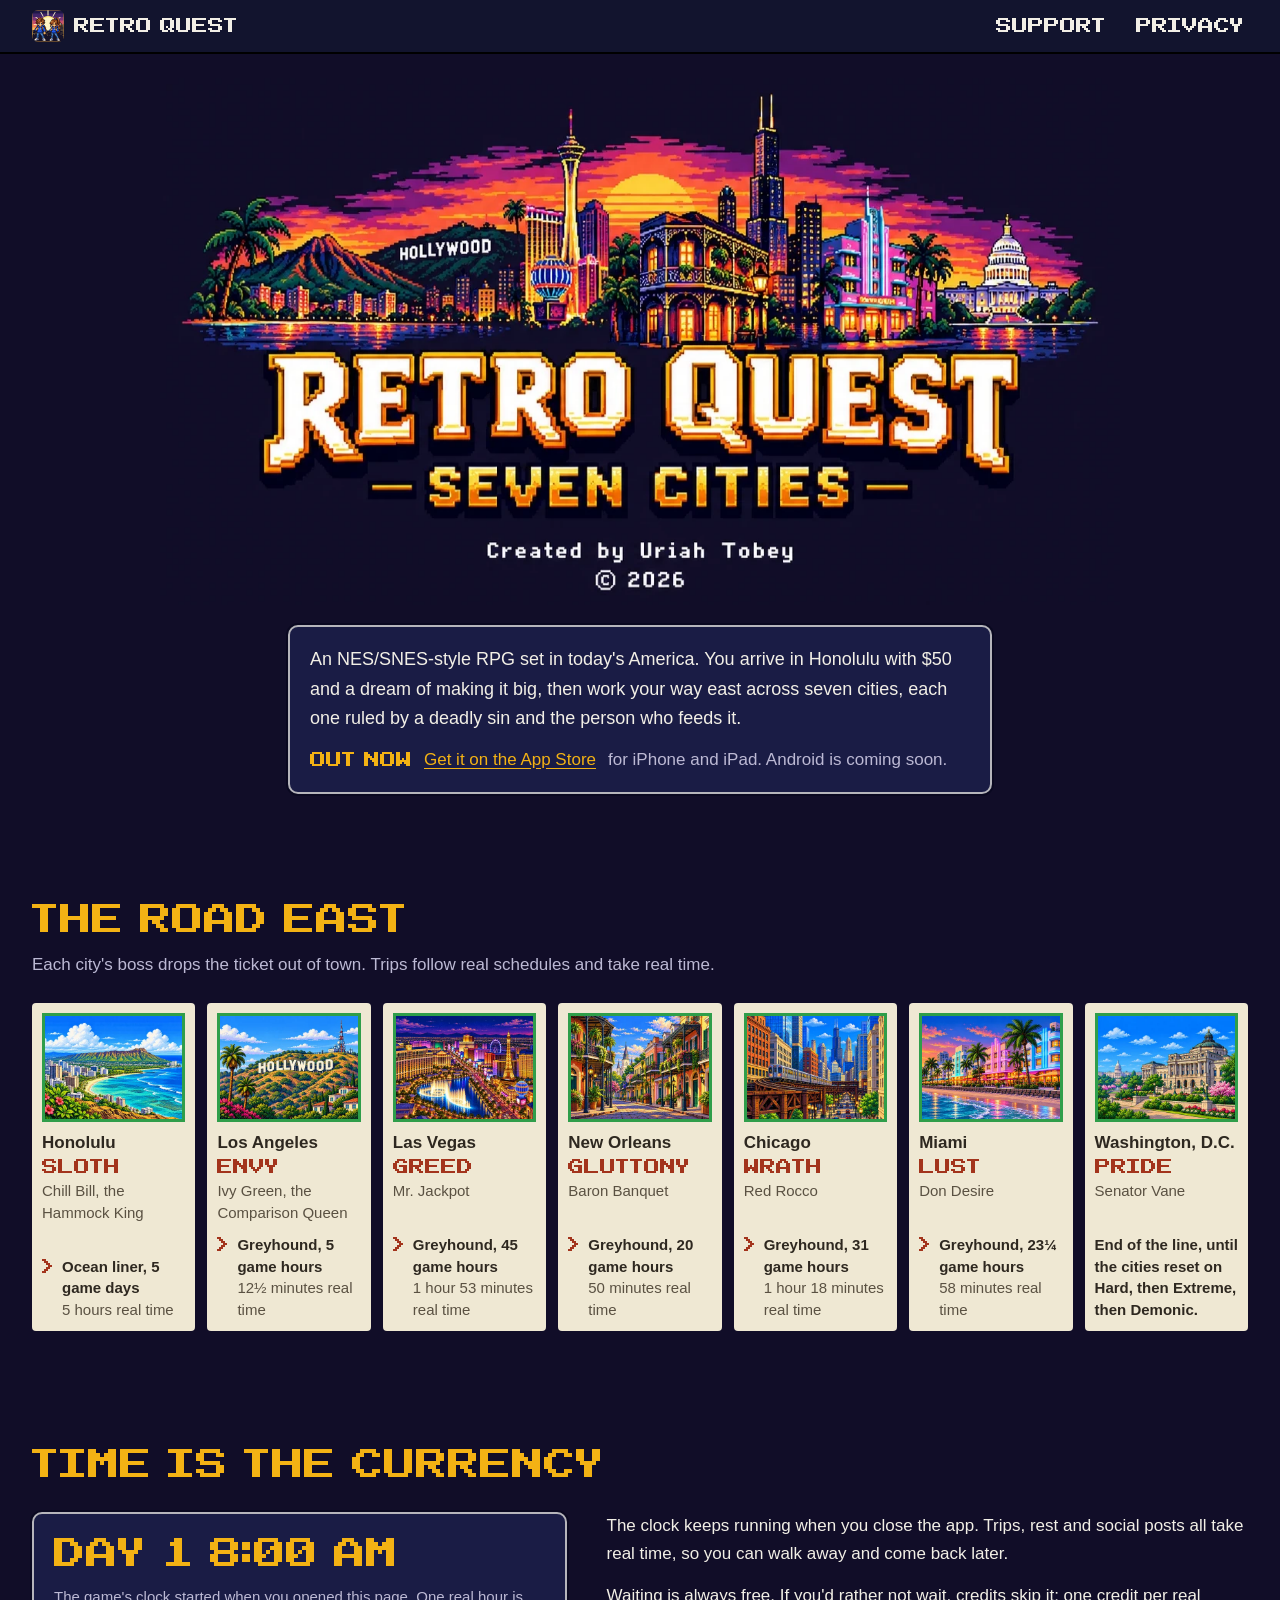
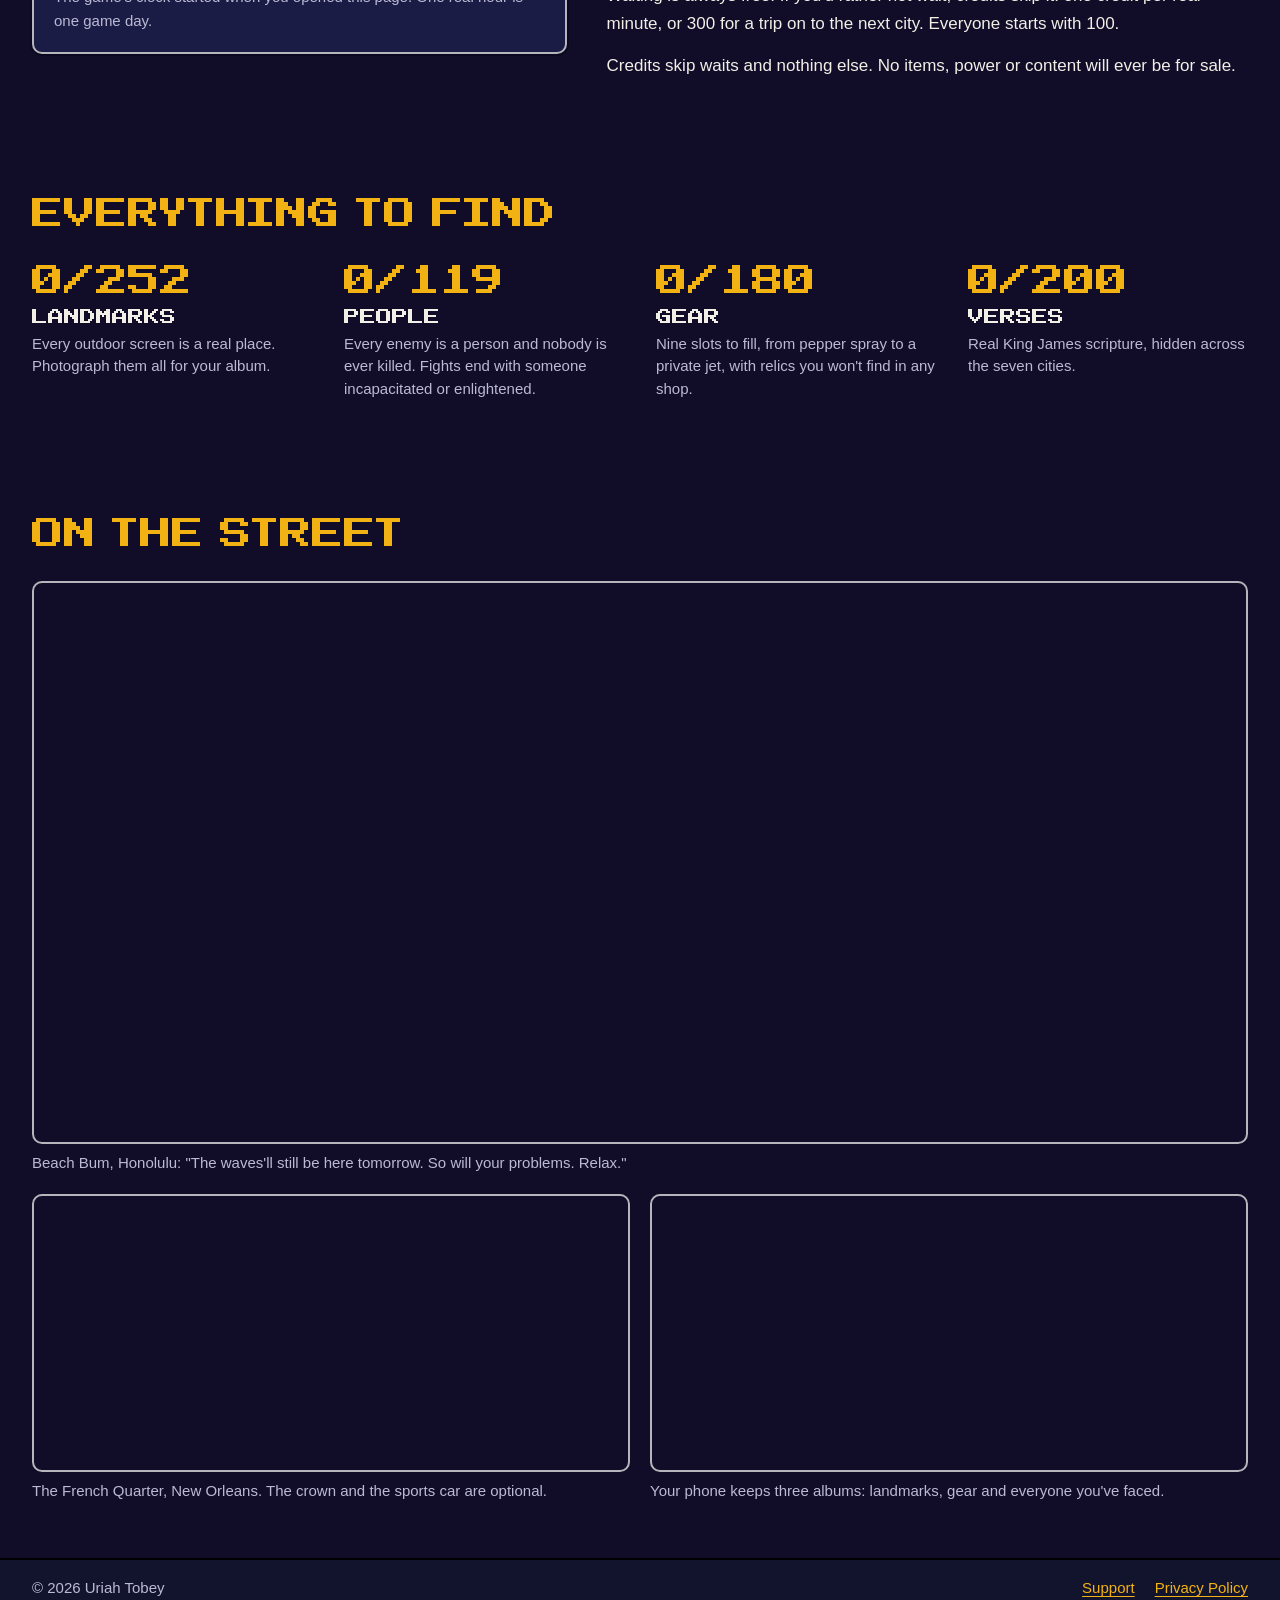
<file: index.html>
<!doctype html>
<html lang="en">
<head>
<meta charset="utf-8">
<meta name="viewport" content="width=device-width, initial-scale=1, viewport-fit=cover">
<meta http-equiv="Content-Security-Policy" content="default-src 'none'; img-src 'self'; style-src 'self'; font-src 'self'; script-src 'self'; base-uri 'none'; form-action 'none'">
<title>Retro Quest: Seven Cities</title>
<meta name="description" content="An NES/SNES-style RPG for iPhone, iPad and Android. Seven American cities, one deadly sin each, and a real-time clock that keeps running after you close the app.">
<meta name="theme-color" content="#110d28">
<link rel="canonical" href="https://tobeyuj.github.io/">
<link rel="icon" type="image/png" sizes="64x64" href="assets/icon-64.png">
<link rel="icon" type="image/png" sizes="192x192" href="assets/icon-192.png">
<link rel="apple-touch-icon" href="assets/apple-touch-icon.png">
<link rel="preload" href="assets/seven-cities.ttf" as="font" type="font/ttf" crossorigin>
<link rel="stylesheet" href="assets/site.css">
<meta property="og:type" content="website">
<meta property="og:site_name" content="Retro Quest">
<meta property="og:title" content="Retro Quest: Seven Cities">
<meta property="og:description" content="An NES/SNES-style RPG for iPhone, iPad and Android. Seven American cities, one deadly sin each, and a real-time clock that keeps running after you close the app.">
<meta property="og:url" content="https://tobeyuj.github.io/">
<meta property="og:image" content="https://tobeyuj.github.io/assets/social-card.jpg">
<meta property="og:image:width" content="1200">
<meta property="og:image:height" content="630">
<meta name="twitter:card" content="summary_large_image">
<script src="assets/clock.js" defer></script>
</head>
<body>

<header class="hud">
  <div class="wrap hud-in">
    <a class="brand" href="index.html" aria-label="Retro Quest home"><img src="assets/icon-64.png" width="32" height="32" alt=""><span>Retro Quest</span></a>
    <nav class="menu" aria-label="Main">
      <a href="support.html">Support</a>
      <a href="privacy.html">Privacy</a>
    </nav>
  </div>
</header>

<main>
  <section class="hero wrap">
    <h1><img class="splash" src="assets/splash.webp" width="1248" height="685" alt="Retro Quest: Seven Cities. Created by Uriah Tobey. A pixel-art skyline at sunset with Diamond Head, the Hollywood sign, the Las Vegas Strip, a New Orleans balcony, Chicago's towers, a Miami Beach hotel and the U.S. Capitol."></h1>
    <div class="box hero-box">
      <p class="say">An NES/SNES-style RPG set in today's America. You arrive in Honolulu with $50 and a dream of making it big, then work your way east across seven cities, each one ruled by a deadly sin and the person who feeds it.</p>
      <p class="soon"><span class="px">Out now</span> <a href="https://apps.apple.com/app/retro-quest/id6790181507">Get it on the App Store</a> for iPhone and iPad. Android is coming soon.</p>
    </div>
  </section>

  <section class="band wrap" aria-labelledby="road">
    <div class="band-head">
      <h2 class="h2-px" id="road">The road east</h2>
      <p class="lede">Each city's boss drops the ticket out of town. Trips follow real schedules and take real time.</p>
    </div>
    <ol class="route">
      <li class="stop">
        <img src="assets/city-honolulu.webp" width="400" height="300" alt="Diamond Head above Waikiki Beach">
        <div class="stop-text">
          <h3>Honolulu</h3>
          <p class="sin">Sloth</p>
          <p class="boss">Chill Bill, the Hammock King</p>
          <p class="leg">Ocean liner, 5 game days <span>5 hours real time</span></p>
        </div>
      </li>
      <li class="stop">
        <img src="assets/city-los-angeles.webp" width="400" height="300" alt="The Hollywood sign on its hillside">
        <div class="stop-text">
          <h3>Los Angeles</h3>
          <p class="sin">Envy</p>
          <p class="boss">Ivy Green, the Comparison Queen</p>
          <p class="leg">Greyhound, 5 game hours <span>12&frac12; minutes real time</span></p>
        </div>
      </li>
      <li class="stop">
        <img src="assets/city-las-vegas.webp" width="400" height="300" alt="The Las Vegas Strip at night, fountains in front">
        <div class="stop-text">
          <h3>Las Vegas</h3>
          <p class="sin">Greed</p>
          <p class="boss">Mr. Jackpot</p>
          <p class="leg">Greyhound, 45 game hours <span>1 hour 53 minutes real time</span></p>
        </div>
      </li>
      <li class="stop">
        <img src="assets/city-new-orleans.webp" width="400" height="300" alt="Iron balconies in the French Quarter">
        <div class="stop-text">
          <h3>New Orleans</h3>
          <p class="sin">Gluttony</p>
          <p class="boss">Baron Banquet</p>
          <p class="leg">Greyhound, 20 game hours <span>50 minutes real time</span></p>
        </div>
      </li>
      <li class="stop">
        <img src="assets/city-chicago.webp" width="400" height="300" alt="An L train on the Loop tracks with the Willis Tower behind it">
        <div class="stop-text">
          <h3>Chicago</h3>
          <p class="sin">Wrath</p>
          <p class="boss">Red Rocco</p>
          <p class="leg">Greyhound, 31 game hours <span>1 hour 18 minutes real time</span></p>
        </div>
      </li>
      <li class="stop">
        <img src="assets/city-miami.webp" width="400" height="300" alt="Art deco hotels on Ocean Drive at sunset">
        <div class="stop-text">
          <h3>Miami</h3>
          <p class="sin">Lust</p>
          <p class="boss">Don Desire</p>
          <p class="leg">Greyhound, 23&frac14; game hours <span>58 minutes real time</span></p>
        </div>
      </li>
      <li class="stop">
        <img src="assets/city-washington-dc.webp" width="400" height="300" alt="The U.S. Capitol and the Library of Congress in spring">
        <div class="stop-text">
          <h3>Washington, D.C.</h3>
          <p class="sin">Pride</p>
          <p class="boss">Senator Vane</p>
          <p class="leg">End of the line, until the cities reset on Hard, then Extreme, then Demonic.</p>
        </div>
      </li>
    </ol>
  </section>

  <section class="band wrap" aria-labelledby="time">
    <div class="band-head">
      <h2 class="h2-px" id="time">Time is the currency</h2>
    </div>
    <div class="split">
      <div class="box clock-box">
        <p class="clock" id="clock" role="timer">Day 1 8:00 AM</p>
        <p class="clock-note">The game's clock started when you opened this page. One real hour is one game day.</p>
      </div>
      <div class="prose">
        <p>The clock keeps running when you close the app. Trips, rest and social posts all take real time, so you can walk away and come back later.</p>
        <p>Waiting is always free. If you'd rather not wait, credits skip it: one credit per real minute, or 300 for a trip on to the next city. Everyone starts with 100.</p>
        <p>Credits skip waits and nothing else. No items, power or content will ever be for sale.</p>
      </div>
    </div>
  </section>

  <section class="band wrap" aria-labelledby="find">
    <div class="band-head">
      <h2 class="h2-px" id="find">Everything to find</h2>
    </div>
    <ul class="counters">
      <li class="counter">
        <span class="num">0/252</span>
        <span class="what">Landmarks</span>
        <p>Every outdoor screen is a real place. Photograph them all for your album.</p>
      </li>
      <li class="counter">
        <span class="num">0/119</span>
        <span class="what">People</span>
        <p>Every enemy is a person and nobody is ever killed. Fights end with someone incapacitated or enlightened.</p>
      </li>
      <li class="counter">
        <span class="num">0/180</span>
        <span class="what">Gear</span>
        <p>Nine slots to fill, from pepper spray to a private jet, with relics you won't find in any shop.</p>
      </li>
      <li class="counter">
        <span class="num">0/200</span>
        <span class="what">Verses</span>
        <p>Real King James scripture, hidden across the seven cities.</p>
      </li>
    </ul>
  </section>

  <section class="band wrap" aria-labelledby="see">
    <div class="band-head">
      <h2 class="h2-px" id="see">On the street</h2>
    </div>
    <div class="shots">
      <figure>
        <img src="assets/screen-battle.webp" width="1280" height="590" alt="A battle on a Honolulu beach. A sleepy man in swim trunks holds a towel and a drink." loading="lazy" decoding="async">
        <figcaption>Beach Bum, Honolulu: "The waves'll still be here tomorrow. So will your problems. Relax."</figcaption>
      </figure>
      <figure>
        <img src="assets/screen-street.webp" width="1280" height="590" alt="A top-down street in New Orleans with townspeople, a mini-map and on-screen buttons." loading="lazy" decoding="async">
        <figcaption>The French Quarter, New Orleans. The crown and the sports car are optional.</figcaption>
      </figure>
      <figure>
        <img src="assets/screen-album.webp" width="1280" height="590" alt="An open photo album showing people from Miami, some still dark silhouettes." loading="lazy" decoding="async">
        <figcaption>Your phone keeps three albums: landmarks, gear and everyone you've faced.</figcaption>
      </figure>
    </div>
  </section>
</main>

<footer class="foot">
  <div class="wrap foot-in">
    <p>&copy; 2026 Uriah Tobey</p>
    <div class="links">
      <a href="support.html">Support</a>
      <a href="privacy.html">Privacy Policy</a>
    </div>
  </div>
</footer>

</body>
</html>
</file>
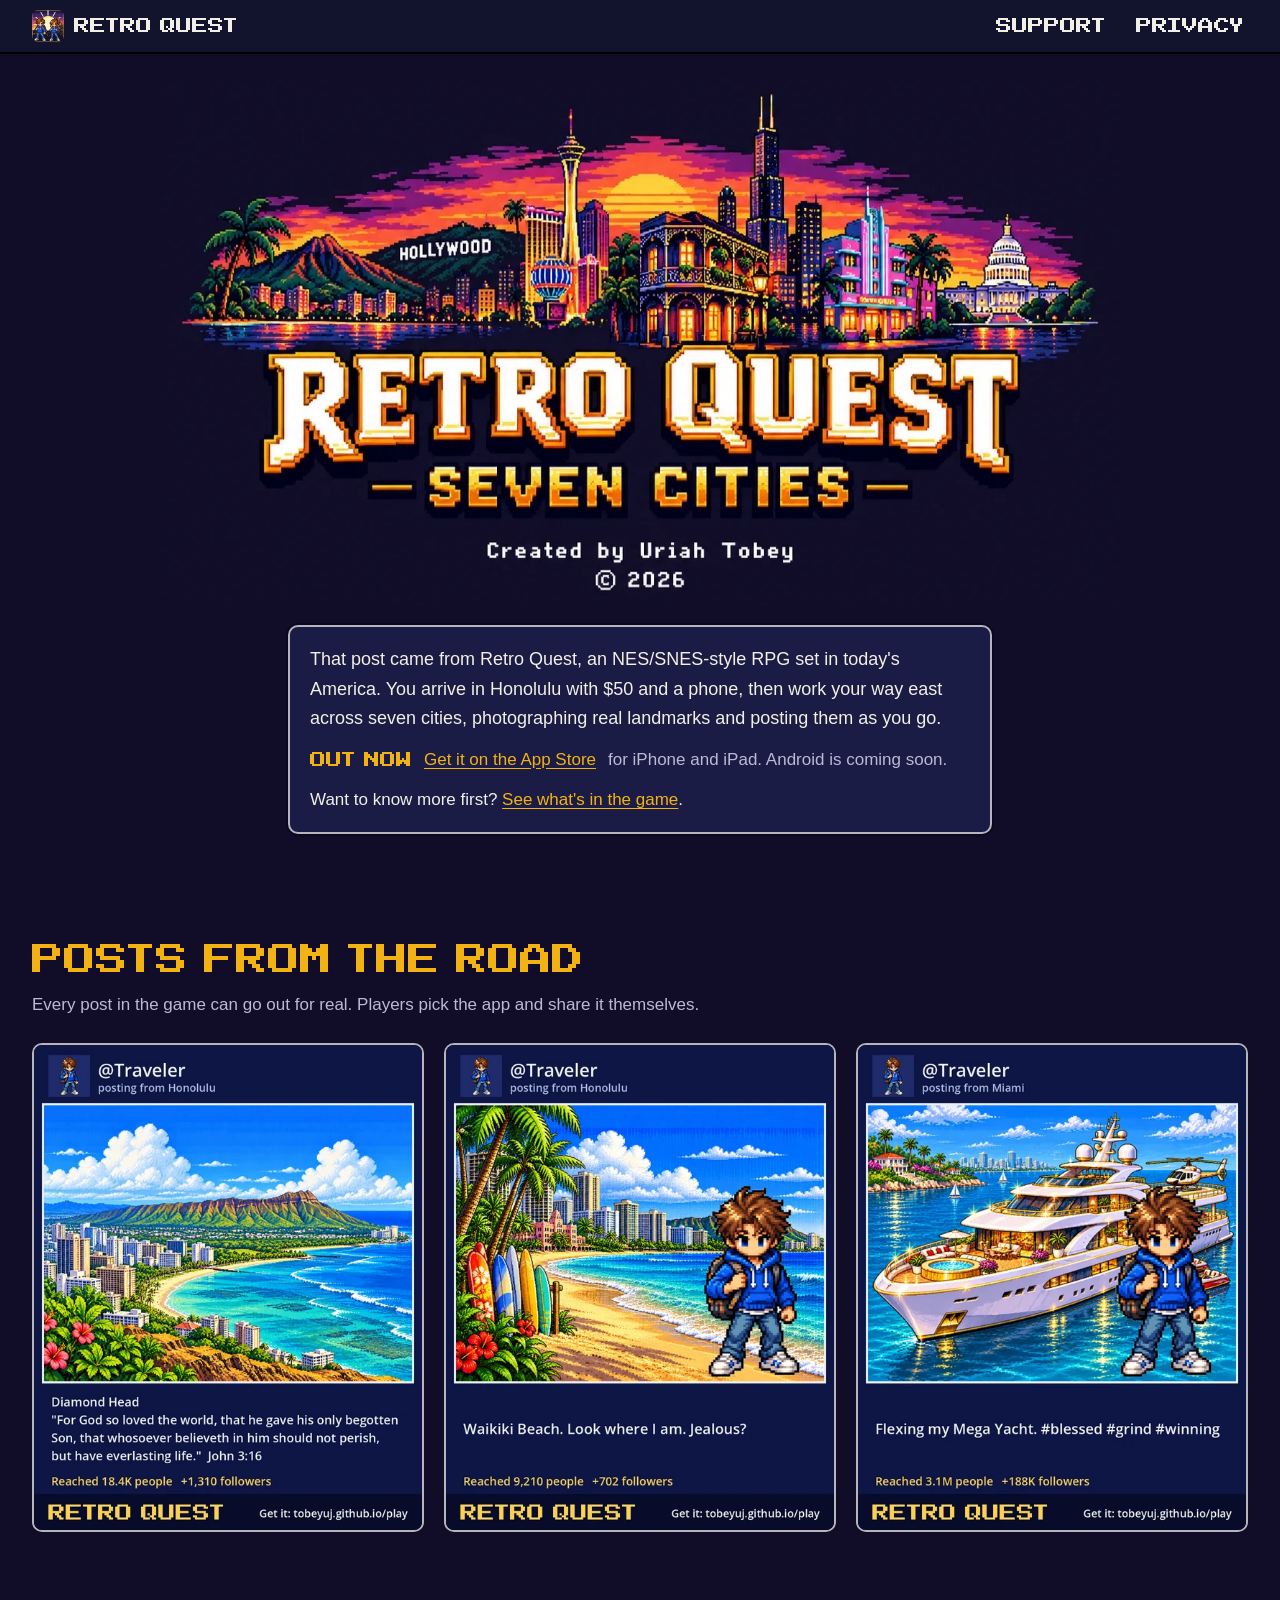
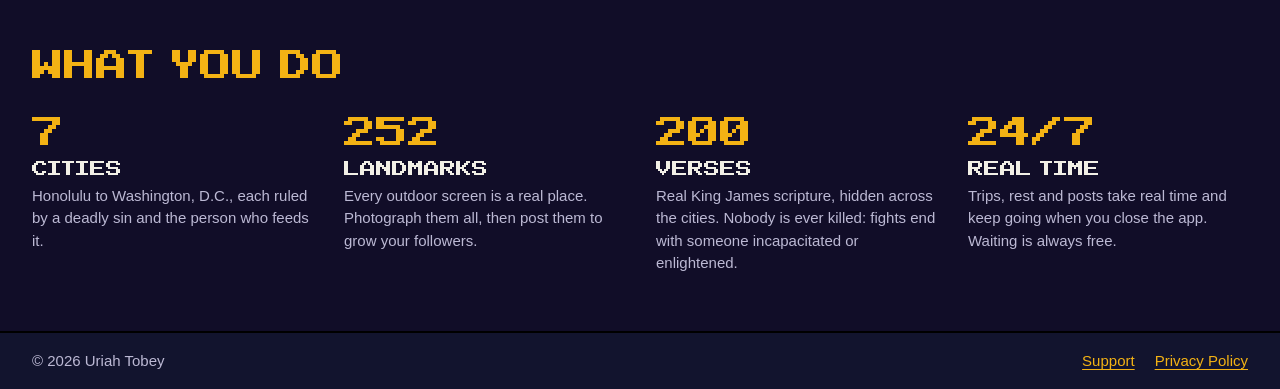
<file: play/index.html>
<!doctype html>
<html lang="en">
<head>
<meta charset="utf-8">
<meta name="viewport" content="width=device-width, initial-scale=1, viewport-fit=cover">
<meta http-equiv="Content-Security-Policy" content="default-src 'none'; img-src 'self'; style-src 'self'; font-src 'self'; base-uri 'none'; form-action 'none'">
<title>Play Retro Quest: Seven Cities</title>
<meta name="description" content="The post you saw came from Retro Quest, an NES/SNES-style RPG for iPhone, iPad and Android. Seven American cities, real landmarks to photograph and post, and a clock that keeps running after you close the app.">
<meta name="theme-color" content="#110d28">
<link rel="canonical" href="https://tobeyuj.github.io/play/">
<link rel="icon" type="image/png" sizes="64x64" href="../assets/icon-64.png">
<link rel="icon" type="image/png" sizes="192x192" href="../assets/icon-192.png">
<link rel="apple-touch-icon" href="../assets/apple-touch-icon.png">
<link rel="preload" href="../assets/seven-cities.ttf" as="font" type="font/ttf" crossorigin>
<link rel="stylesheet" href="../assets/site.css">
<meta property="og:type" content="website">
<meta property="og:site_name" content="Retro Quest">
<meta property="og:title" content="Play Retro Quest: Seven Cities">
<meta property="og:description" content="An NES/SNES-style RPG set in today's America. Photograph real landmarks, post them, and work your way from Honolulu to Washington, D.C.">
<meta property="og:url" content="https://tobeyuj.github.io/play/">
<meta property="og:image" content="https://tobeyuj.github.io/assets/social-card.jpg">
<meta property="og:image:width" content="1200">
<meta property="og:image:height" content="630">
<meta name="twitter:card" content="summary_large_image">
</head>
<body>

<header class="hud">
  <div class="wrap hud-in">
    <a class="brand" href="../" aria-label="Retro Quest home"><img src="../assets/icon-64.png" width="32" height="32" alt=""><span>Retro Quest</span></a>
    <nav class="menu" aria-label="Main">
      <a href="../support.html">Support</a>
      <a href="../privacy.html">Privacy</a>
    </nav>
  </div>
</header>

<main>
  <section class="hero wrap">
    <h1><img class="splash" src="../assets/splash.webp" width="1248" height="685" alt="Retro Quest: Seven Cities. Created by Uriah Tobey. A pixel-art skyline at sunset with Diamond Head, the Hollywood sign, the Las Vegas Strip, a New Orleans balcony, Chicago's towers, a Miami Beach hotel and the U.S. Capitol."></h1>
    <div class="box hero-box">
      <p class="say">That post came from Retro Quest, an NES/SNES-style RPG set in today's America. You arrive in Honolulu with $50 and a phone, then work your way east across seven cities, photographing real landmarks and posting them as you go.</p>
      <p class="soon"><span class="px">Out now</span> <a href="https://apps.apple.com/app/retro-quest/id6790181507">Get it on the App Store</a> for iPhone and iPad. Android is coming soon.</p>
      <p>Want to know more first? <a href="../">See what's in the game</a>.</p>
    </div>
  </section>

  <section class="band wrap" aria-labelledby="posts">
    <div class="band-head">
      <h2 class="h2-px" id="posts">Posts from the road</h2>
      <p class="lede">Every post in the game can go out for real. Players pick the app and share it themselves.</p>
    </div>
    <ul class="posts">
      <li><img src="../assets/post-verse.webp" width="540" height="675" alt="A post from Honolulu: Diamond Head above Waikiki, captioned with John 3:16. Reached 18.4K people." loading="lazy" decoding="async"></li>
      <li><img src="../assets/post-selfie.webp" width="540" height="675" alt="A selfie at Waikiki Beach: the hero in a blue hoodie in front of surfboards and the high-rises. Look where I am. Jealous?" loading="lazy" decoding="async"></li>
      <li><img src="../assets/post-flex.webp" width="540" height="675" alt="A show-off post from Miami: the hero standing in front of a mega yacht with a helicopter on the back. Reached 3.1M people." loading="lazy" decoding="async"></li>
    </ul>
  </section>

  <section class="band wrap" aria-labelledby="what">
    <div class="band-head">
      <h2 class="h2-px" id="what">What you do</h2>
    </div>
    <ul class="counters">
      <li class="counter">
        <span class="num">7</span>
        <span class="what">Cities</span>
        <p>Honolulu to Washington, D.C., each ruled by a deadly sin and the person who feeds it.</p>
      </li>
      <li class="counter">
        <span class="num">252</span>
        <span class="what">Landmarks</span>
        <p>Every outdoor screen is a real place. Photograph them all, then post them to grow your followers.</p>
      </li>
      <li class="counter">
        <span class="num">200</span>
        <span class="what">Verses</span>
        <p>Real King James scripture, hidden across the cities. Nobody is ever killed: fights end with someone incapacitated or enlightened.</p>
      </li>
      <li class="counter">
        <span class="num">24/7</span>
        <span class="what">Real time</span>
        <p>Trips, rest and posts take real time and keep going when you close the app. Waiting is always free.</p>
      </li>
    </ul>
  </section>
</main>

<footer class="foot">
  <div class="wrap foot-in">
    <p>&copy; 2026 Uriah Tobey</p>
    <div class="links">
      <a href="../support.html">Support</a>
      <a href="../privacy.html">Privacy Policy</a>
    </div>
  </div>
</footer>

</body>
</html>
</file>
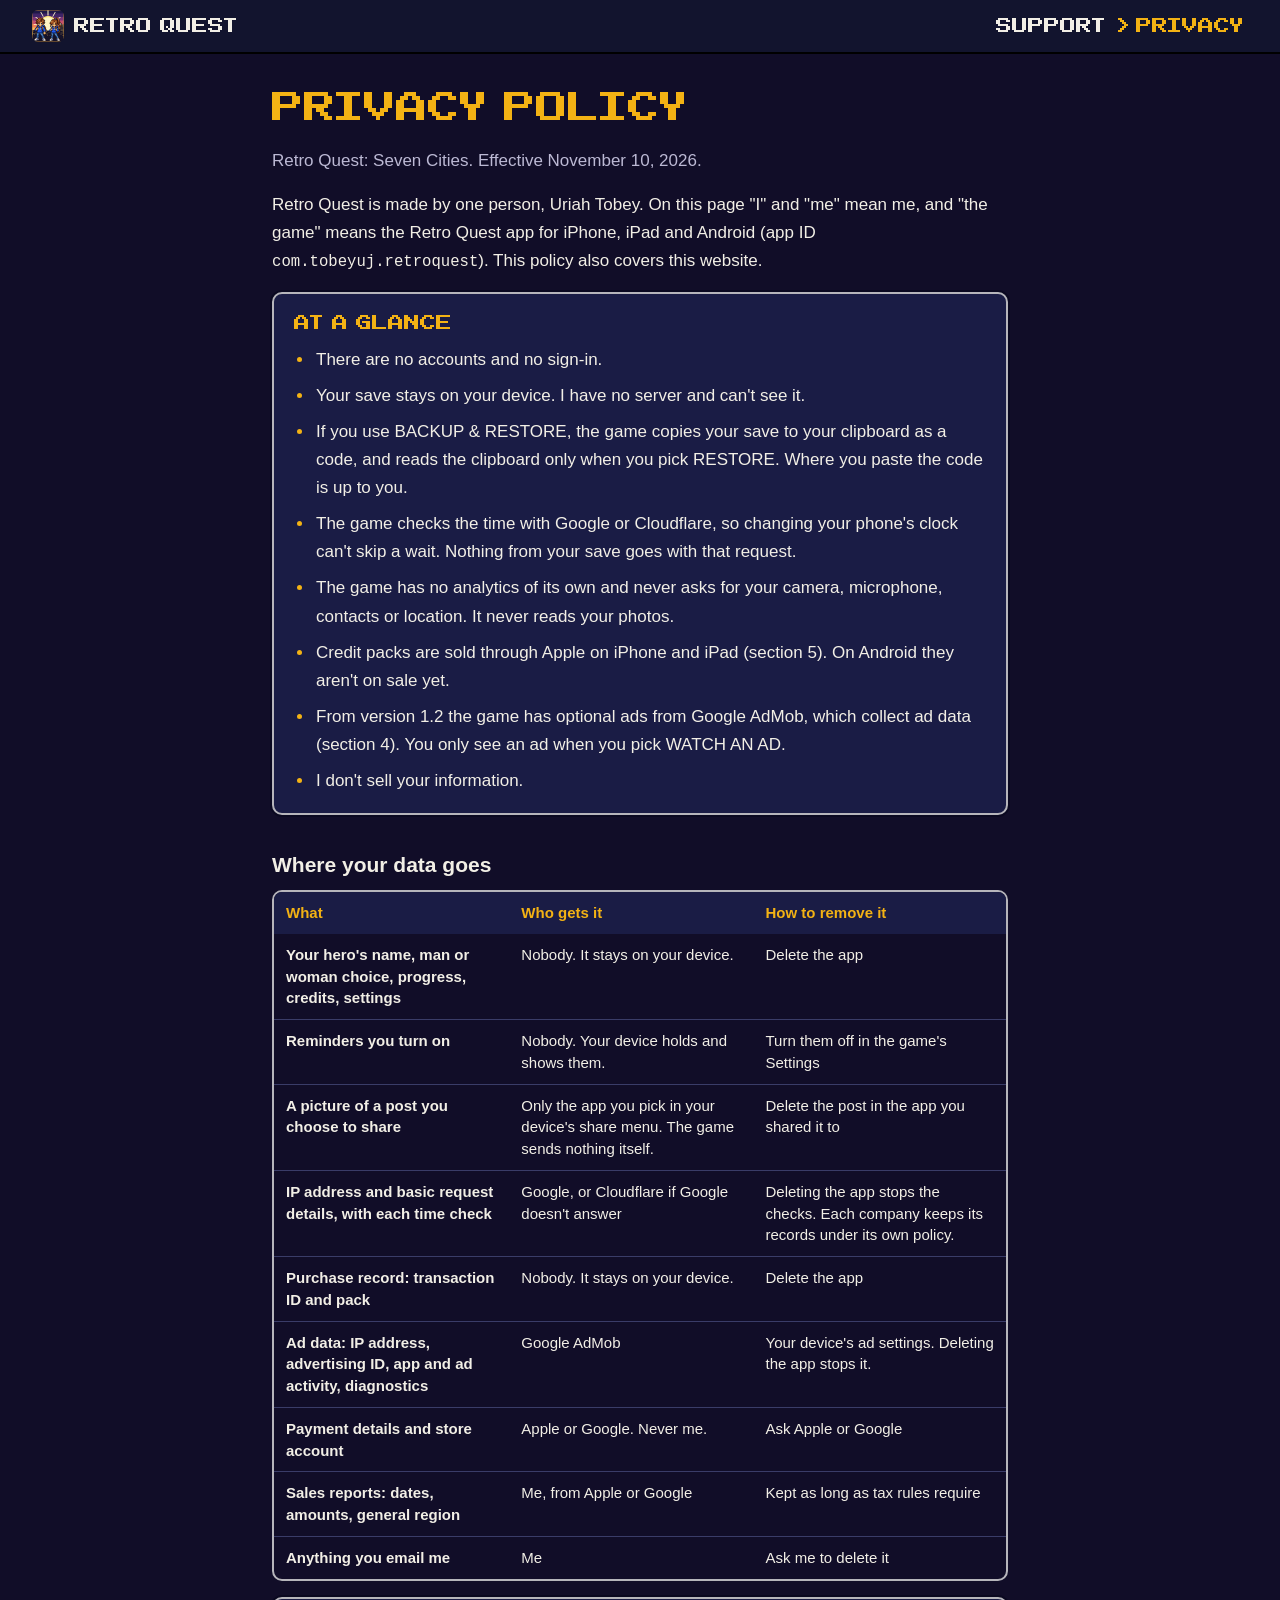
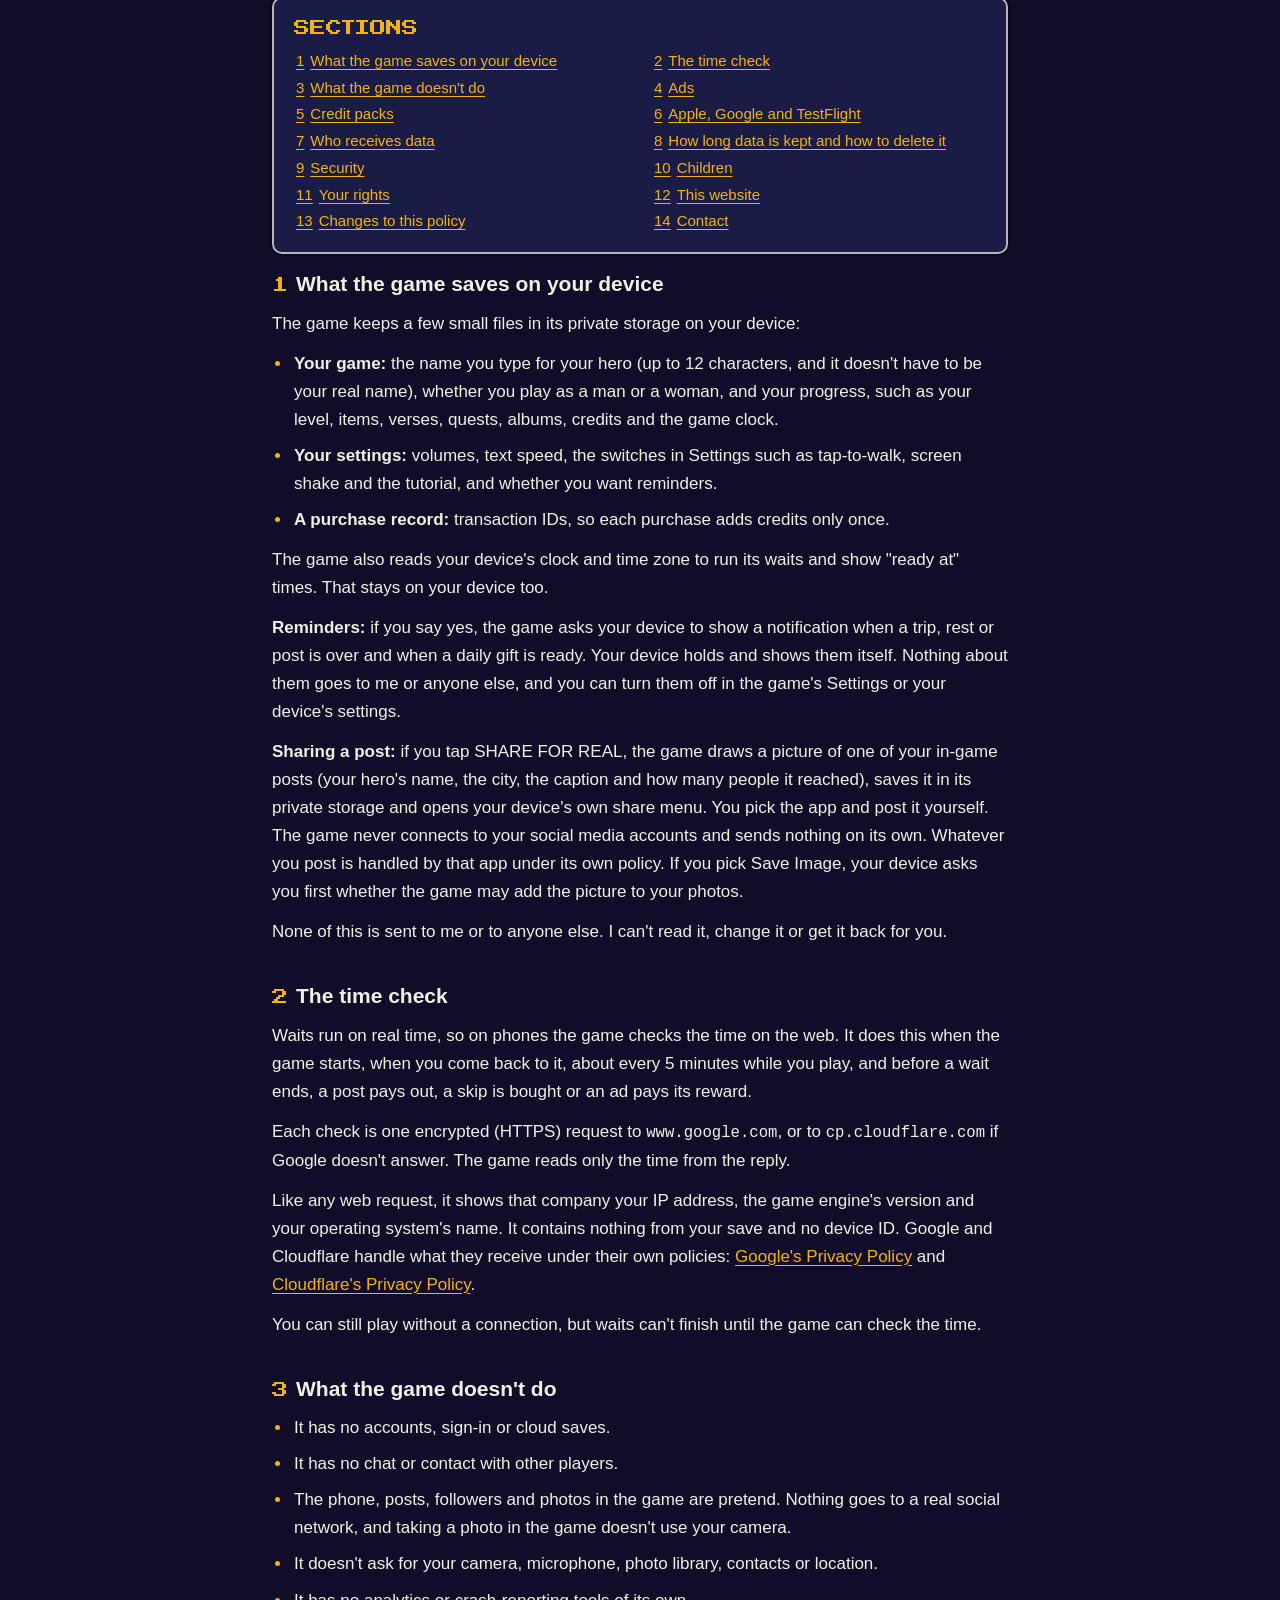
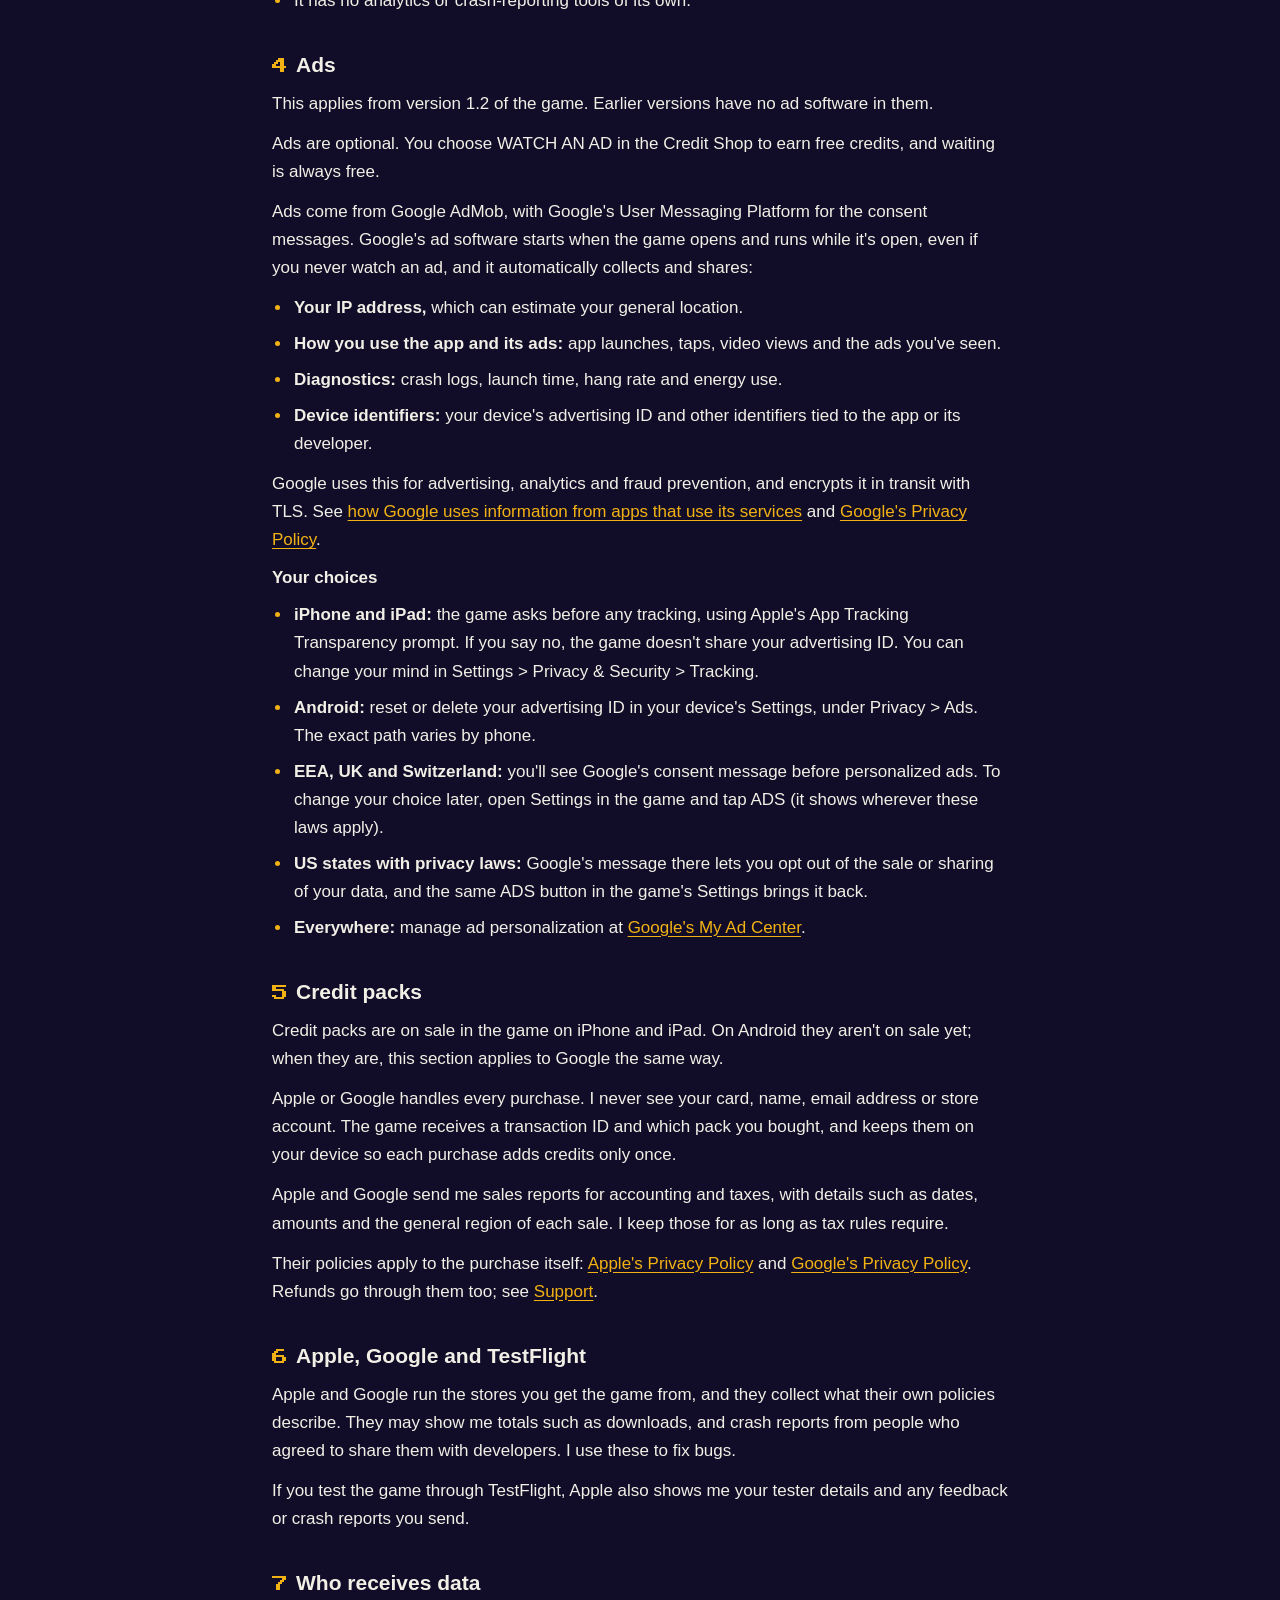
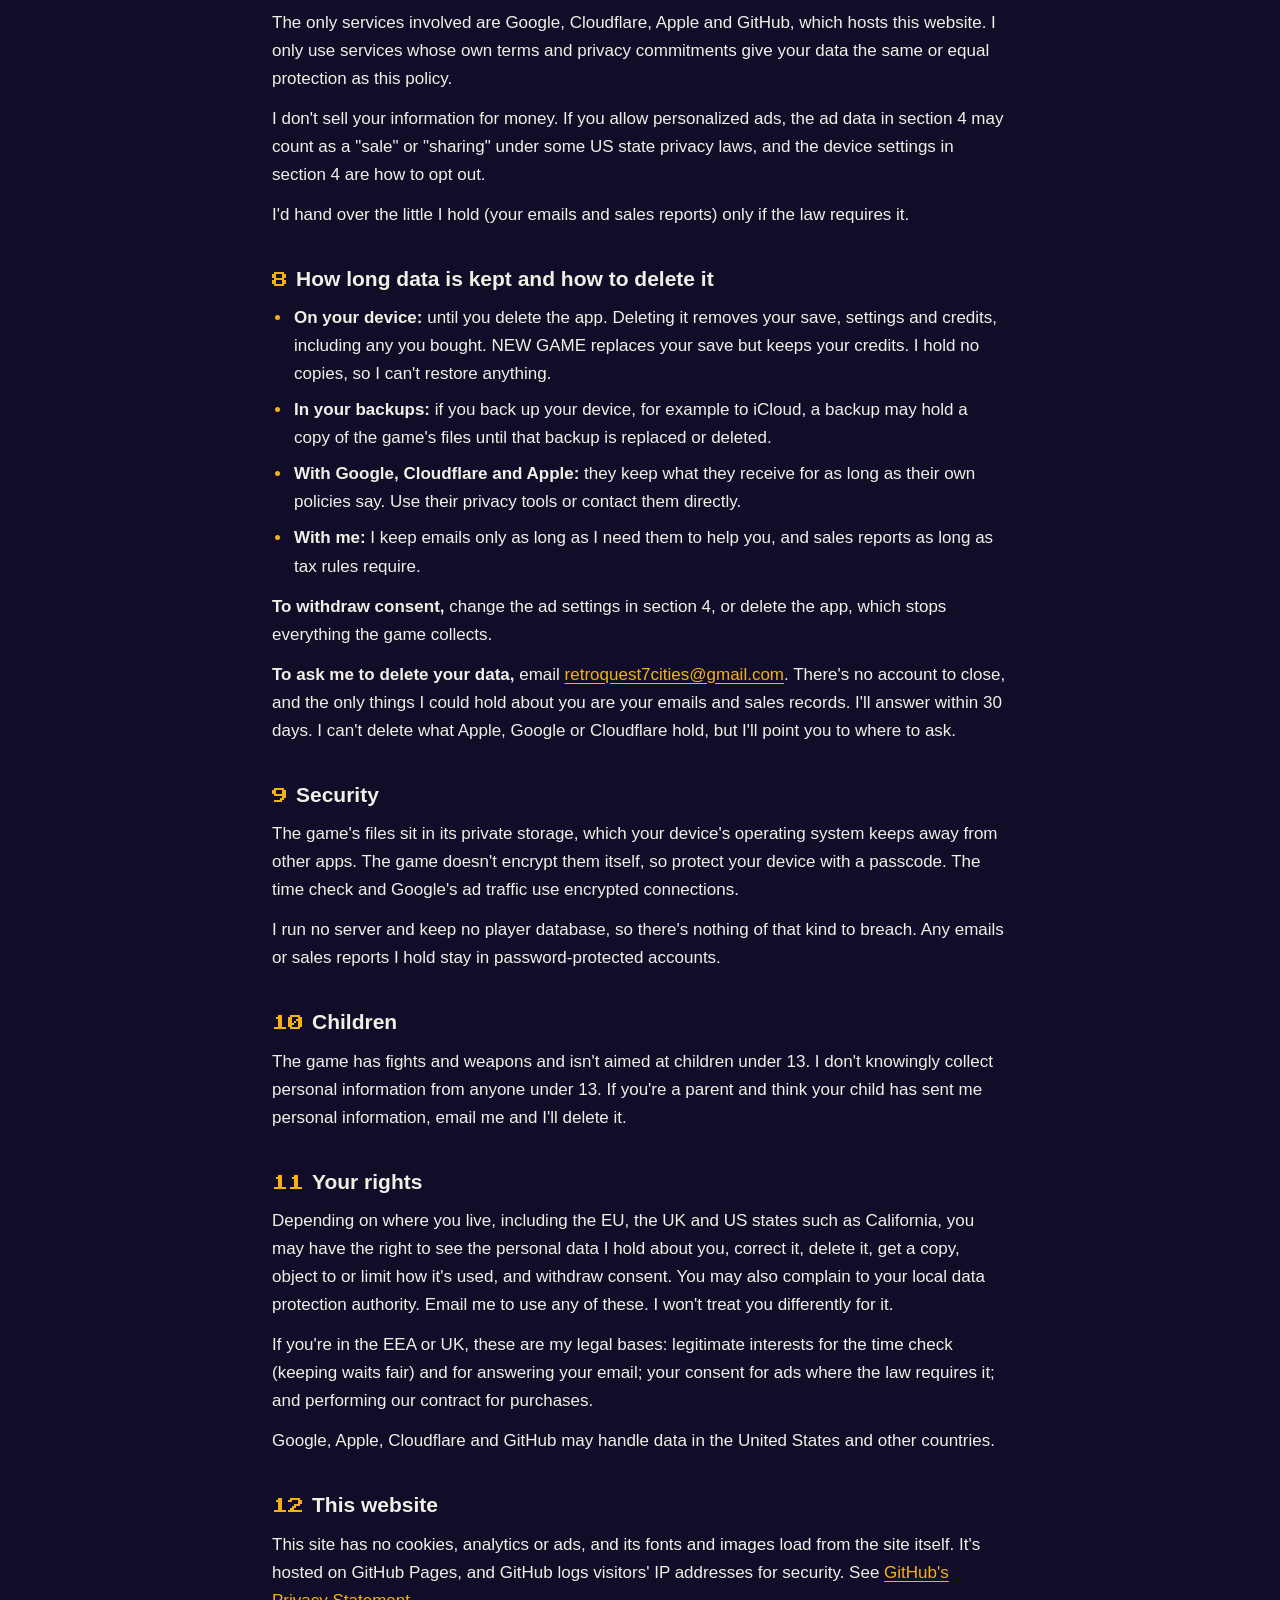
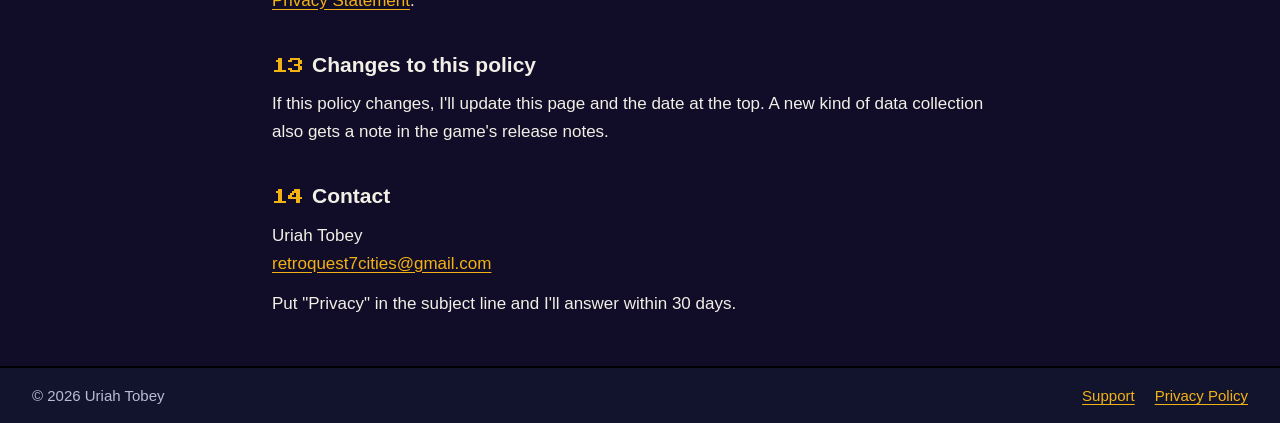
<file: privacy.html>
<!doctype html>
<html lang="en">
<head>
<meta charset="utf-8">
<meta name="viewport" content="width=device-width, initial-scale=1, viewport-fit=cover">
<meta http-equiv="Content-Security-Policy" content="default-src 'none'; img-src 'self'; style-src 'self'; font-src 'self'; base-uri 'none'; form-action 'none'">
<title>Privacy Policy | Retro Quest</title>
<meta name="description" content="What the Retro Quest game and website do with your information. There are no accounts, your save stays on your device, and I don't sell your information.">
<meta name="theme-color" content="#110d28">
<link rel="canonical" href="https://tobeyuj.github.io/privacy.html">
<link rel="icon" type="image/png" sizes="64x64" href="assets/icon-64.png">
<link rel="icon" type="image/png" sizes="192x192" href="assets/icon-192.png">
<link rel="apple-touch-icon" href="assets/apple-touch-icon.png">
<link rel="preload" href="assets/seven-cities.ttf" as="font" type="font/ttf" crossorigin>
<link rel="stylesheet" href="assets/site.css">
</head>
<body>

<header class="hud">
  <div class="wrap hud-in">
    <a class="brand" href="index.html" aria-label="Retro Quest home"><img src="assets/icon-64.png" width="32" height="32" alt=""><span>Retro Quest</span></a>
    <nav class="menu" aria-label="Main">
      <a href="support.html">Support</a>
      <a href="privacy.html" aria-current="page">Privacy</a>
    </nav>
  </div>
</header>

<main class="wrap doc-wrap">
  <div class="doc">
    <h1>Privacy Policy</h1>
    <p class="doc-meta">Retro Quest: Seven Cities. Effective November 10, 2026.</p>
    <p>Retro Quest is made by one person, Uriah Tobey. On this page "I" and "me" mean me, and "the game" means the Retro Quest app for iPhone, iPad and Android (app ID <code>com.tobeyuj.retroquest</code>). This policy also covers this website.</p>

    <section class="box doc-box" aria-labelledby="glance">
      <h2 id="glance">At a glance</h2>
      <ul>
        <li>There are no accounts and no sign-in.</li>
        <li>Your save stays on your device. I have no server and can't see it.</li>
        <li>If you use BACKUP &amp; RESTORE, the game copies your save to your clipboard as a code, and reads the clipboard only when you pick RESTORE. Where you paste the code is up to you.</li>
        <li>The game checks the time with Google or Cloudflare, so changing your phone's clock can't skip a wait. Nothing from your save goes with that request.</li>
        <li>The game has no analytics of its own and never asks for your camera, microphone, contacts or location. It never reads your photos.</li>
        <li>Credit packs are sold through Apple on iPhone and iPad (section 5). On Android they aren't on sale yet.</li>
        <li>From version 1.2 the game has optional ads from Google AdMob, which collect ad data (section 4). You only see an ad when you pick WATCH AN AD.</li>
        <li>I don't sell your information.</li>
      </ul>
    </section>

    <section aria-labelledby="where">
      <h2 id="where">Where your data goes</h2>
      <div class="table-box">
        <table class="flow">
          <thead>
            <tr><th scope="col">What</th><th scope="col">Who gets it</th><th scope="col">How to remove it</th></tr>
          </thead>
          <tbody>
            <tr>
              <th scope="row">Your hero's name, man or woman choice, progress, credits, settings</th>
              <td data-label="Who gets it">Nobody. It stays on your device.</td>
              <td data-label="How to remove it">Delete the app</td>
            </tr>
            <tr>
              <th scope="row">Reminders you turn on</th>
              <td data-label="Who gets it">Nobody. Your device holds and shows them.</td>
              <td data-label="How to remove it">Turn them off in the game's Settings</td>
            </tr>
            <tr>
              <th scope="row">A picture of a post you choose to share</th>
              <td data-label="Who gets it">Only the app you pick in your device's share menu. The game sends nothing itself.</td>
              <td data-label="How to remove it">Delete the post in the app you shared it to</td>
            </tr>
            <tr>
              <th scope="row">IP address and basic request details, with each time check</th>
              <td data-label="Who gets it">Google, or Cloudflare if Google doesn't answer</td>
              <td data-label="How to remove it">Deleting the app stops the checks. Each company keeps its records under its own policy.</td>
            </tr>
            <tr>
              <th scope="row">Purchase record: transaction ID and pack</th>
              <td data-label="Who gets it">Nobody. It stays on your device.</td>
              <td data-label="How to remove it">Delete the app</td>
            </tr>
            <tr>
              <th scope="row">Ad data: IP address, advertising ID, app and ad activity, diagnostics</th>
              <td data-label="Who gets it">Google AdMob</td>
              <td data-label="How to remove it">Your device's ad settings. Deleting the app stops it.</td>
            </tr>
            <tr>
              <th scope="row">Payment details and store account</th>
              <td data-label="Who gets it">Apple or Google. Never me.</td>
              <td data-label="How to remove it">Ask Apple or Google</td>
            </tr>
            <tr>
              <th scope="row">Sales reports: dates, amounts, general region</th>
              <td data-label="Who gets it">Me, from Apple or Google</td>
              <td data-label="How to remove it">Kept as long as tax rules require</td>
            </tr>
            <tr>
              <th scope="row">Anything you email me</th>
              <td data-label="Who gets it">Me</td>
              <td data-label="How to remove it">Ask me to delete it</td>
            </tr>
          </tbody>
        </table>
      </div>
    </section>

    <nav class="box contents" aria-label="Sections">
      <p class="px">Sections</p>
      <ol>
        <li><a href="#device"><span class="tag">1</span>What the game saves on your device</a></li>
        <li><a href="#time"><span class="tag">2</span>The time check</a></li>
        <li><a href="#never"><span class="tag">3</span>What the game doesn't do</a></li>
        <li><a href="#ads"><span class="tag">4</span>Ads</a></li>
        <li><a href="#purchases"><span class="tag">5</span>Credit packs</a></li>
        <li><a href="#stores"><span class="tag">6</span>Apple, Google and TestFlight</a></li>
        <li><a href="#sharing"><span class="tag">7</span>Who receives data</a></li>
        <li><a href="#delete"><span class="tag">8</span>How long data is kept and how to delete it</a></li>
        <li><a href="#security"><span class="tag">9</span>Security</a></li>
        <li><a href="#children"><span class="tag">10</span>Children</a></li>
        <li><a href="#rights"><span class="tag">11</span>Your rights</a></li>
        <li><a href="#site"><span class="tag">12</span>This website</a></li>
        <li><a href="#changes"><span class="tag">13</span>Changes to this policy</a></li>
        <li><a href="#contact"><span class="tag">14</span>Contact</a></li>
      </ol>
    </nav>

    <section id="device" aria-labelledby="h1">
      <h2 id="h1"><span class="n">1</span>What the game saves on your device</h2>
      <p>The game keeps a few small files in its private storage on your device:</p>
      <ul>
        <li><strong>Your game:</strong> the name you type for your hero (up to 12 characters, and it doesn't have to be your real name), whether you play as a man or a woman, and your progress, such as your level, items, verses, quests, albums, credits and the game clock.</li>
        <li><strong>Your settings:</strong> volumes, text speed, the switches in Settings such as tap-to-walk, screen shake and the tutorial, and whether you want reminders.</li>
        <li><strong>A purchase record:</strong> transaction IDs, so each purchase adds credits only once.</li>
      </ul>
      <p>The game also reads your device's clock and time zone to run its waits and show "ready at" times. That stays on your device too.</p>
      <p><strong>Reminders:</strong> if you say yes, the game asks your device to show a notification when a trip, rest or post is over and when a daily gift is ready. Your device holds and shows them itself. Nothing about them goes to me or anyone else, and you can turn them off in the game's Settings or your device's settings.</p>
      <p><strong>Sharing a post:</strong> if you tap SHARE FOR REAL, the game draws a picture of one of your in-game posts (your hero's name, the city, the caption and how many people it reached), saves it in its private storage and opens your device's own share menu. You pick the app and post it yourself. The game never connects to your social media accounts and sends nothing on its own. Whatever you post is handled by that app under its own policy. If you pick Save Image, your device asks you first whether the game may add the picture to your photos.</p>
      <p>None of this is sent to me or to anyone else. I can't read it, change it or get it back for you.</p>
    </section>

    <section id="time" aria-labelledby="h2">
      <h2 id="h2"><span class="n">2</span>The time check</h2>
      <p>Waits run on real time, so on phones the game checks the time on the web. It does this when the game starts, when you come back to it, about every 5 minutes while you play, and before a wait ends, a post pays out, a skip is bought or an ad pays its reward.</p>
      <p>Each check is one encrypted (HTTPS) request to <code>www.google.com</code>, or to <code>cp.cloudflare.com</code> if Google doesn't answer. The game reads only the time from the reply.</p>
      <p>Like any web request, it shows that company your IP address, the game engine's version and your operating system's name. It contains nothing from your save and no device ID. Google and Cloudflare handle what they receive under their own policies: <a href="https://policies.google.com/privacy">Google's Privacy Policy</a> and <a href="https://www.cloudflare.com/privacypolicy/">Cloudflare's Privacy Policy</a>.</p>
      <p>You can still play without a connection, but waits can't finish until the game can check the time.</p>
    </section>

    <section id="never" aria-labelledby="h3">
      <h2 id="h3"><span class="n">3</span>What the game doesn't do</h2>
      <ul>
        <li>It has no accounts, sign-in or cloud saves.</li>
        <li>It has no chat or contact with other players.</li>
        <li>The phone, posts, followers and photos in the game are pretend. Nothing goes to a real social network, and taking a photo in the game doesn't use your camera.</li>
        <li>It doesn't ask for your camera, microphone, photo library, contacts or location.</li>
        <li>It has no analytics or crash-reporting tools of its own.</li>
      </ul>
    </section>

    <section id="ads" aria-labelledby="h4">
      <h2 id="h4"><span class="n">4</span>Ads</h2>
      <p>This applies from version 1.2 of the game. Earlier versions have no ad software in them.</p>
      <p>Ads are optional. You choose WATCH AN AD in the Credit Shop to earn free credits, and waiting is always free.</p>
      <p>Ads come from Google AdMob, with Google's User Messaging Platform for the consent messages. Google's ad software starts when the game opens and runs while it's open, even if you never watch an ad, and it automatically collects and shares:</p>
      <ul>
        <li><strong>Your IP address,</strong> which can estimate your general location.</li>
        <li><strong>How you use the app and its ads:</strong> app launches, taps, video views and the ads you've seen.</li>
        <li><strong>Diagnostics:</strong> crash logs, launch time, hang rate and energy use.</li>
        <li><strong>Device identifiers:</strong> your device's advertising ID and other identifiers tied to the app or its developer.</li>
      </ul>
      <p>Google uses this for advertising, analytics and fraud prevention, and encrypts it in transit with TLS. See <a href="https://policies.google.com/technologies/partner-sites">how Google uses information from apps that use its services</a> and <a href="https://policies.google.com/privacy">Google's Privacy Policy</a>.</p>
      <h3>Your choices</h3>
      <ul>
        <li><strong>iPhone and iPad:</strong> the game asks before any tracking, using Apple's App Tracking Transparency prompt. If you say no, the game doesn't share your advertising ID. You can change your mind in Settings &gt; Privacy &amp; Security &gt; Tracking.</li>
        <li><strong>Android:</strong> reset or delete your advertising ID in your device's Settings, under Privacy &gt; Ads. The exact path varies by phone.</li>
        <li><strong>EEA, UK and Switzerland:</strong> you'll see Google's consent message before personalized ads. To change your choice later, open Settings in the game and tap ADS (it shows wherever these laws apply).</li>
        <li><strong>US states with privacy laws:</strong> Google's message there lets you opt out of the sale or sharing of your data, and the same ADS button in the game's Settings brings it back.</li>
        <li><strong>Everywhere:</strong> manage ad personalization at <a href="https://myadcenter.google.com/">Google's My Ad Center</a>.</li>
      </ul>
    </section>

    <section id="purchases" aria-labelledby="h5">
      <h2 id="h5"><span class="n">5</span>Credit packs</h2>
      <p>Credit packs are on sale in the game on iPhone and iPad. On Android they aren't on sale yet; when they are, this section applies to Google the same way.</p>
      <p>Apple or Google handles every purchase. I never see your card, name, email address or store account. The game receives a transaction ID and which pack you bought, and keeps them on your device so each purchase adds credits only once.</p>
      <p>Apple and Google send me sales reports for accounting and taxes, with details such as dates, amounts and the general region of each sale. I keep those for as long as tax rules require.</p>
      <p>Their policies apply to the purchase itself: <a href="https://www.apple.com/legal/privacy/">Apple's Privacy Policy</a> and <a href="https://policies.google.com/privacy">Google's Privacy Policy</a>. Refunds go through them too; see <a href="support.html#refunds">Support</a>.</p>
    </section>

    <section id="stores" aria-labelledby="h6">
      <h2 id="h6"><span class="n">6</span>Apple, Google and TestFlight</h2>
      <p>Apple and Google run the stores you get the game from, and they collect what their own policies describe. They may show me totals such as downloads, and crash reports from people who agreed to share them with developers. I use these to fix bugs.</p>
      <p>If you test the game through TestFlight, Apple also shows me your tester details and any feedback or crash reports you send.</p>
    </section>

    <section id="sharing" aria-labelledby="h7">
      <h2 id="h7"><span class="n">7</span>Who receives data</h2>
      <p>The only services involved are Google, Cloudflare, Apple and GitHub, which hosts this website. I only use services whose own terms and privacy commitments give your data the same or equal protection as this policy.</p>
      <p>I don't sell your information for money. If you allow personalized ads, the ad data in section 4 may count as a "sale" or "sharing" under some US state privacy laws, and the device settings in section 4 are how to opt out.</p>
      <p>I'd hand over the little I hold (your emails and sales reports) only if the law requires it.</p>
    </section>

    <section id="delete" aria-labelledby="h8">
      <h2 id="h8"><span class="n">8</span>How long data is kept and how to delete it</h2>
      <ul>
        <li><strong>On your device:</strong> until you delete the app. Deleting it removes your save, settings and credits, including any you bought. NEW GAME replaces your save but keeps your credits. I hold no copies, so I can't restore anything.</li>
        <li><strong>In your backups:</strong> if you back up your device, for example to iCloud, a backup may hold a copy of the game's files until that backup is replaced or deleted.</li>
        <li><strong>With Google, Cloudflare and Apple:</strong> they keep what they receive for as long as their own policies say. Use their privacy tools or contact them directly.</li>
        <li><strong>With me:</strong> I keep emails only as long as I need them to help you, and sales reports as long as tax rules require.</li>
      </ul>
      <p><strong>To withdraw consent,</strong> change the ad settings in section 4, or delete the app, which stops everything the game collects.</p>
      <p><strong>To ask me to delete your data,</strong> email <a href="mailto:retroquest7cities&#64;gmail&#46;com">retroquest7cities&#64;gmail&#46;com</a>. There's no account to close, and the only things I could hold about you are your emails and sales records. I'll answer within 30 days. I can't delete what Apple, Google or Cloudflare hold, but I'll point you to where to ask.</p>
    </section>

    <section id="security" aria-labelledby="h9">
      <h2 id="h9"><span class="n">9</span>Security</h2>
      <p>The game's files sit in its private storage, which your device's operating system keeps away from other apps. The game doesn't encrypt them itself, so protect your device with a passcode. The time check and Google's ad traffic use encrypted connections.</p>
      <p>I run no server and keep no player database, so there's nothing of that kind to breach. Any emails or sales reports I hold stay in password-protected accounts.</p>
    </section>

    <section id="children" aria-labelledby="h10">
      <h2 id="h10"><span class="n">10</span>Children</h2>
      <p>The game has fights and weapons and isn't aimed at children under 13. I don't knowingly collect personal information from anyone under 13. If you're a parent and think your child has sent me personal information, email me and I'll delete it.</p>
    </section>

    <section id="rights" aria-labelledby="h11">
      <h2 id="h11"><span class="n">11</span>Your rights</h2>
      <p>Depending on where you live, including the EU, the UK and US states such as California, you may have the right to see the personal data I hold about you, correct it, delete it, get a copy, object to or limit how it's used, and withdraw consent. You may also complain to your local data protection authority. Email me to use any of these. I won't treat you differently for it.</p>
      <p>If you're in the EEA or UK, these are my legal bases: legitimate interests for the time check (keeping waits fair) and for answering your email; your consent for ads where the law requires it; and performing our contract for purchases.</p>
      <p>Google, Apple, Cloudflare and GitHub may handle data in the United States and other countries.</p>
    </section>

    <section id="site" aria-labelledby="h12">
      <h2 id="h12"><span class="n">12</span>This website</h2>
      <p>This site has no cookies, analytics or ads, and its fonts and images load from the site itself. It's hosted on GitHub Pages, and GitHub logs visitors' IP addresses for security. See <a href="https://docs.github.com/en/site-policy/privacy-policies/github-general-privacy-statement">GitHub's Privacy Statement</a>.</p>
    </section>

    <section id="changes" aria-labelledby="h13">
      <h2 id="h13"><span class="n">13</span>Changes to this policy</h2>
      <p>If this policy changes, I'll update this page and the date at the top. A new kind of data collection also gets a note in the game's release notes.</p>
    </section>

    <section id="contact" aria-labelledby="h14">
      <h2 id="h14"><span class="n">14</span>Contact</h2>
      <p>Uriah Tobey<br><a href="mailto:retroquest7cities&#64;gmail&#46;com">retroquest7cities&#64;gmail&#46;com</a></p>
      <p>Put "Privacy" in the subject line and I'll answer within 30 days.</p>
    </section>
  </div>
</main>

<footer class="foot">
  <div class="wrap foot-in">
    <p>&copy; 2026 Uriah Tobey</p>
    <div class="links">
      <a href="support.html">Support</a>
      <a href="privacy.html">Privacy Policy</a>
    </div>
  </div>
</footer>

</body>
</html>
</file>
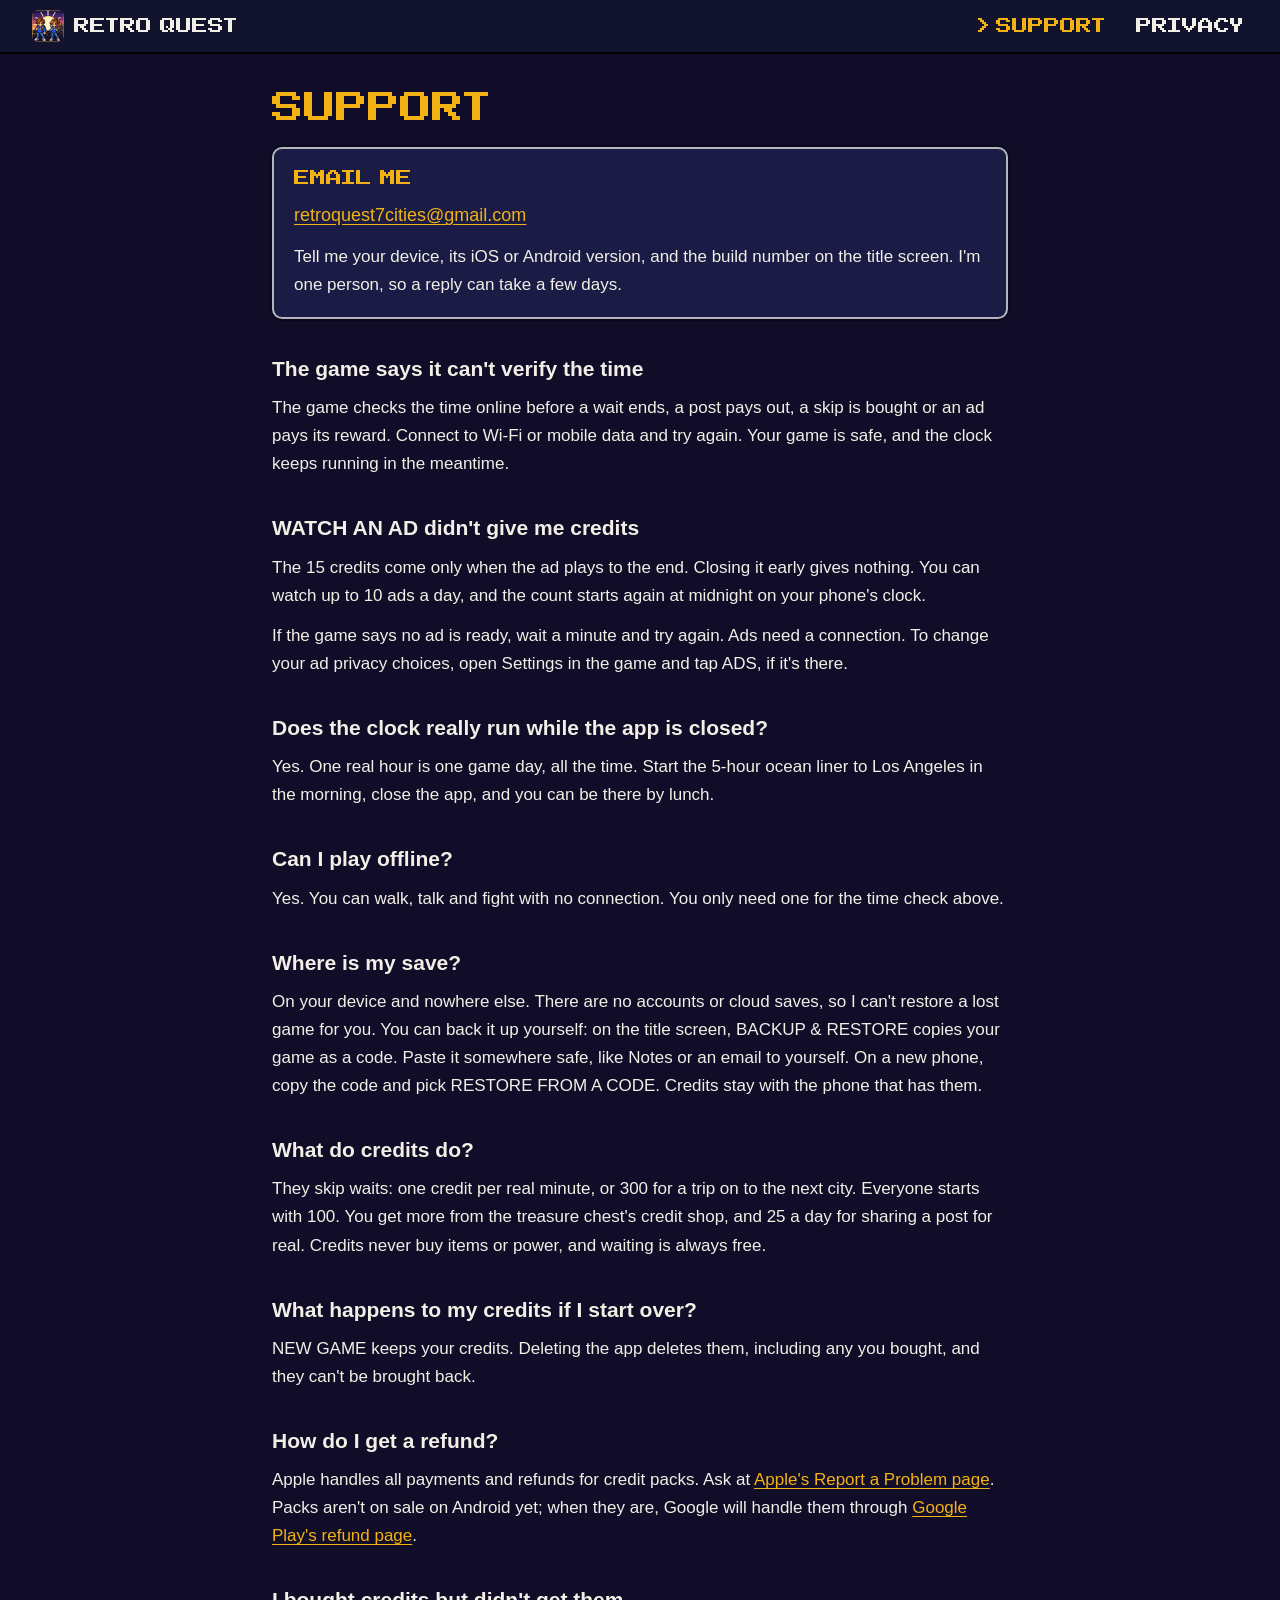
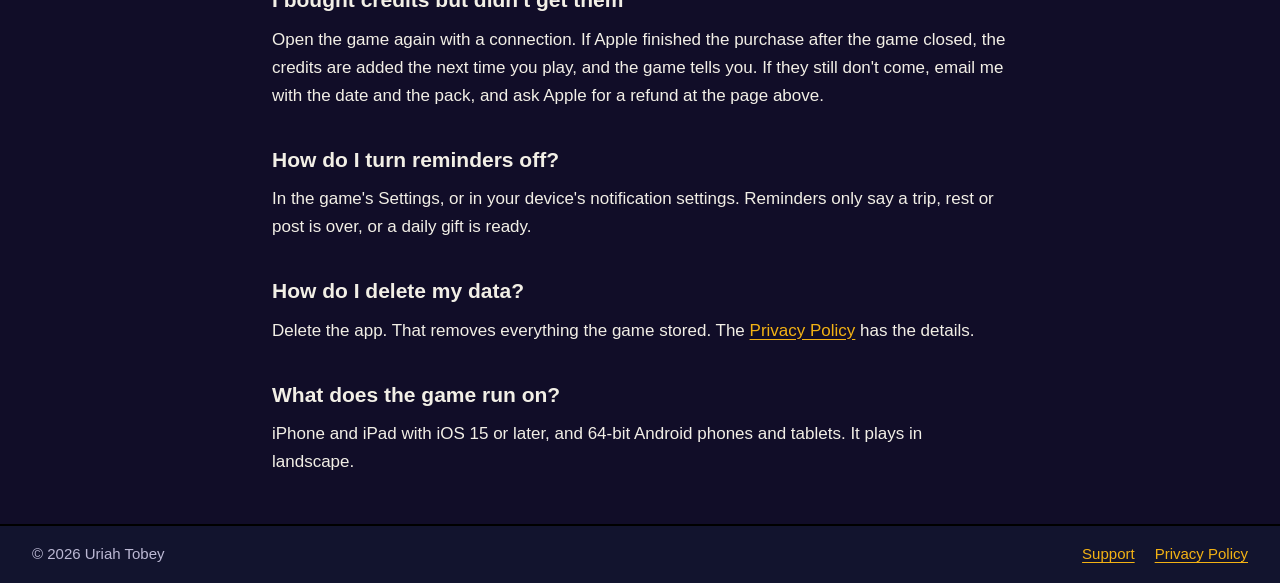
<file: support.html>
<!doctype html>
<html lang="en">
<head>
<meta charset="utf-8">
<meta name="viewport" content="width=device-width, initial-scale=1, viewport-fit=cover">
<meta http-equiv="Content-Security-Policy" content="default-src 'none'; img-src 'self'; style-src 'self'; font-src 'self'; base-uri 'none'; form-action 'none'">
<title>Support | Retro Quest</title>
<meta name="description" content="Get help with Retro Quest: how to reach the developer, the time check, saves, credits, refunds and deleting your data.">
<meta name="theme-color" content="#110d28">
<link rel="canonical" href="https://tobeyuj.github.io/support.html">
<link rel="icon" type="image/png" sizes="64x64" href="assets/icon-64.png">
<link rel="icon" type="image/png" sizes="192x192" href="assets/icon-192.png">
<link rel="apple-touch-icon" href="assets/apple-touch-icon.png">
<link rel="preload" href="assets/seven-cities.ttf" as="font" type="font/ttf" crossorigin>
<link rel="stylesheet" href="assets/site.css">
</head>
<body>

<header class="hud">
  <div class="wrap hud-in">
    <a class="brand" href="index.html" aria-label="Retro Quest home"><img src="assets/icon-64.png" width="32" height="32" alt=""><span>Retro Quest</span></a>
    <nav class="menu" aria-label="Main">
      <a href="support.html" aria-current="page">Support</a>
      <a href="privacy.html">Privacy</a>
    </nav>
  </div>
</header>

<main class="wrap doc-wrap">
  <div class="doc">
    <h1>Support</h1>

    <section class="box doc-box" aria-labelledby="reach">
      <h2 id="reach">Email me</h2>
      <p class="mail"><a href="mailto:retroquest7cities&#64;gmail&#46;com">retroquest7cities&#64;gmail&#46;com</a></p>
      <p>Tell me your device, its iOS or Android version, and the build number on the title screen. I'm one person, so a reply can take a few days.</p>
    </section>

    <section id="verify" aria-labelledby="q1">
      <h2 id="q1">The game says it can't verify the time</h2>
      <p>The game checks the time online before a wait ends, a post pays out, a skip is bought or an ad pays its reward. Connect to Wi-Fi or mobile data and try again. Your game is safe, and the clock keeps running in the meantime.</p>
    </section>

    <section id="ads" aria-labelledby="qads">
      <h2 id="qads">WATCH AN AD didn't give me credits</h2>
      <p>The 15 credits come only when the ad plays to the end. Closing it early gives nothing. You can watch up to 10 ads a day, and the count starts again at midnight on your phone's clock.</p>
      <p>If the game says no ad is ready, wait a minute and try again. Ads need a connection. To change your ad privacy choices, open Settings in the game and tap ADS, if it's there.</p>
    </section>

    <section aria-labelledby="q2">
      <h2 id="q2">Does the clock really run while the app is closed?</h2>
      <p>Yes. One real hour is one game day, all the time. Start the 5-hour ocean liner to Los Angeles in the morning, close the app, and you can be there by lunch.</p>
    </section>

    <section aria-labelledby="q3">
      <h2 id="q3">Can I play offline?</h2>
      <p>Yes. You can walk, talk and fight with no connection. You only need one for the time check above.</p>
    </section>

    <section aria-labelledby="q4">
      <h2 id="q4">Where is my save?</h2>
      <p>On your device and nowhere else. There are no accounts or cloud saves, so I can't restore a lost game for you. You can back it up yourself: on the title screen, BACKUP &amp; RESTORE copies your game as a code. Paste it somewhere safe, like Notes or an email to yourself. On a new phone, copy the code and pick RESTORE FROM A CODE. Credits stay with the phone that has them.</p>
    </section>

    <section aria-labelledby="q5">
      <h2 id="q5">What do credits do?</h2>
      <p>They skip waits: one credit per real minute, or 300 for a trip on to the next city. Everyone starts with 100. You get more from the treasure chest's credit shop, and 25 a day for sharing a post for real. Credits never buy items or power, and waiting is always free.</p>
    </section>

    <section aria-labelledby="q6">
      <h2 id="q6">What happens to my credits if I start over?</h2>
      <p>NEW GAME keeps your credits. Deleting the app deletes them, including any you bought, and they can't be brought back.</p>
    </section>

    <section id="refunds" aria-labelledby="q7">
      <h2 id="q7">How do I get a refund?</h2>
      <p>Apple handles all payments and refunds for credit packs. Ask at <a href="https://reportaproblem.apple.com/">Apple's Report a Problem page</a>. Packs aren't on sale on Android yet; when they are, Google will handle them through <a href="https://support.google.com/googleplay/answer/2479637">Google Play's refund page</a>.</p>
    </section>

    <section aria-labelledby="q7b">
      <h2 id="q7b">I bought credits but didn't get them</h2>
      <p>Open the game again with a connection. If Apple finished the purchase after the game closed, the credits are added the next time you play, and the game tells you. If they still don't come, email me with the date and the pack, and ask Apple for a refund at the page above.</p>
    </section>

    <section aria-labelledby="q7c">
      <h2 id="q7c">How do I turn reminders off?</h2>
      <p>In the game's Settings, or in your device's notification settings. Reminders only say a trip, rest or post is over, or a daily gift is ready.</p>
    </section>

    <section aria-labelledby="q8">
      <h2 id="q8">How do I delete my data?</h2>
      <p>Delete the app. That removes everything the game stored. The <a href="privacy.html#delete">Privacy Policy</a> has the details.</p>
    </section>

    <section aria-labelledby="q9">
      <h2 id="q9">What does the game run on?</h2>
      <p>iPhone and iPad with iOS 15 or later, and 64-bit Android phones and tablets. It plays in landscape.</p>
    </section>
  </div>
</main>

<footer class="foot">
  <div class="wrap foot-in">
    <p>&copy; 2026 Uriah Tobey</p>
    <div class="links">
      <a href="support.html">Support</a>
      <a href="privacy.html">Privacy Policy</a>
    </div>
  </div>
</footer>

</body>
</html>
</file>
<file: assets/site.css>
/* Retro Quest website. One dark look on purpose: the night sky of the splash art
   runs edge to edge, panels are the game's dialog boxes, cards are album pages. */
:root {
  color-scheme: dark;
  --night: #110d28;      /* splash and launch screen background */
  --hud: #12142e;        /* the game's top strip */
  --panel: #1a1c45;      /* dialog box fill */
  --rule: #b6b5bb;       /* dialog box border */
  --text: #f2efe6;
  --muted: #bcb9d4;
  --gold: #f3b214;       /* the logo's gold */
  --page: #efe8d3;       /* album page */
  --ink: #2e2820;
  --ink-soft: #5a5142;
  --sin: #a3341c;
  --frame: #2f9e4a;      /* album frame for a collected photo */
  --display: "Seven Cities", ui-monospace, Menlo, Consolas, monospace;
  --body: -apple-system, BlinkMacSystemFont, "Segoe UI", Roboto, "Noto Sans", "Helvetica Neue", Arial, sans-serif;
}

@font-face {
  font-family: "Seven Cities";
  src: url("seven-cities.ttf") format("truetype");
  font-display: swap;
}

*, *::before, *::after { box-sizing: border-box; }

html {
  -webkit-text-size-adjust: 100%;
  scroll-padding-top: 1rem;
}

body {
  margin: 0;
  min-height: 100dvh;
  display: flex;
  flex-direction: column;
  background: var(--night);
  color: var(--text);
  font: 1.0625rem/1.65 var(--body);
}
main { flex: 1 0 auto; }

img { display: block; max-width: 100%; height: auto; }
p { margin: 0; }
ul, ol { margin: 0; padding: 0; }

a { color: var(--gold); text-underline-offset: 0.18em; }
a:hover { color: var(--text); }
:focus-visible { outline: 2px solid var(--gold); outline-offset: 2px; }

/* The pixel face is drawn on an 8 px grid: keep it at multiples of 8 px. */
.px, h1, .h2-px {
  font-family: var(--display);
  font-weight: 400;
  font-synthesis: none;
  letter-spacing: 0;
  line-height: 1.4;
  text-wrap: balance;
  -webkit-font-smoothing: none;
}

.wrap {
  width: 100%;
  max-width: 78rem;
  margin-inline: auto;
  padding-left: max(16px, env(safe-area-inset-left, 0px));
  padding-right: max(16px, env(safe-area-inset-right, 0px));
}

/* ---------- top strip, like the game's HUD ---------- */
.hud {
  background: var(--hud);
  border-bottom: 2px solid #000;
}
.hud-in {
  display: flex;
  align-items: center;
  justify-content: space-between;
  gap: 1rem;
  padding-block: 0.625rem;
}
.brand {
  display: flex;
  align-items: center;
  gap: 0.625rem;
  color: var(--text);
  text-decoration: none;
  font: 400 16px/1 var(--display);
  -webkit-font-smoothing: none;
}
.brand img { border-radius: 6px; }
.brand span { display: none; }

/* Links read like a game menu: the cursor marks where you are. */
.menu { display: flex; gap: 0.5rem; }
.menu a {
  position: relative;
  padding: 0.375rem 0.25rem 0.375rem 1.125rem;
  color: var(--text);
  text-decoration: none;
  font: 400 16px/1 var(--display);
  -webkit-font-smoothing: none;
}
.menu a::before {
  content: ">";
  position: absolute;
  left: 0;
  color: var(--gold);
  opacity: 0;
}
.menu a:hover::before, .menu a:focus-visible::before, .menu a[aria-current="page"]::before { opacity: 1; }
.menu a[aria-current="page"] { color: var(--gold); }

/* ---------- dialog box ---------- */
.box {
  background: var(--panel);
  border: 2px solid var(--rule);
  border-radius: 10px;
  padding: 1.125rem 1.25rem;
  box-shadow: 0 0 0 2px #0a0820;
}

/* ---------- home: hero ---------- */
.hero {
  display: grid;
  justify-items: center;
  gap: 1.25rem;
  padding-block: 1.5rem 3rem;
}
.hero h1 { margin: 0; width: 100%; }
.splash { width: 100%; max-width: 60rem; margin-inline: auto; }
.hero-box { width: 100%; max-width: 44rem; display: grid; gap: 0.75rem; }
.hero-box .say { font-size: 1.125rem; }
.soon { display: flex; flex-wrap: wrap; align-items: center; gap: 0.25rem 0.75rem; color: var(--muted); }
.soon .px { color: var(--gold); font-size: 16px; }

/* The title screen's slide up. Text never waits on an animation to be readable. */
@media (prefers-reduced-motion: no-preference) {
  .splash { animation: rise 0.7s steps(14) both; }
}
@keyframes rise { from { transform: translateY(28px); } to { transform: none; } }

/* ---------- home: sections ---------- */
.band { padding-block: 2.5rem; }
.band-head { display: grid; gap: 0.5rem; margin-bottom: 1.5rem; max-width: 46rem; }
.h2-px { margin: 0; font-size: 24px; color: var(--gold); }
.lede { color: var(--muted); }

/* The route, west to east: album pages in order. */
.route { list-style: none; display: grid; gap: 0.75rem; }
.stop {
  display: grid;
  grid-template-columns: 7.5rem minmax(0, 1fr);
  gap: 0.875rem;
  padding: 0.625rem;
  background: var(--page);
  color: var(--ink);
  border-radius: 4px;
  font-size: 0.9375rem;
  line-height: 1.45;
}
.stop img {
  width: 100%;
  border: 3px solid var(--frame);
}
.stop-text { display: flex; flex-direction: column; gap: 0.125rem; min-width: 0; }
.stop h3 { margin: 0; font-size: 1.0625rem; line-height: 1.3; }
.sin { font: 400 16px/1.4 var(--display); color: var(--sin); -webkit-font-smoothing: none; }
.boss { color: var(--ink-soft); }
.leg { margin-top: 0.375rem; font-weight: 600; display: grid; grid-template-columns: auto minmax(0, 1fr); column-gap: 0.375rem; }
.leg::before { content: ">"; font: 400 16px/1.45 var(--display); color: var(--sin); }
.leg span { grid-column: 2; font-weight: 400; color: var(--ink-soft); }
.stop:last-child .leg::before { content: none; }
.stop:last-child .leg { display: block; }

@media (min-width: 44rem) and (max-width: 74.99rem) {
  .route { grid-template-columns: repeat(2, minmax(0, 1fr)); }
  .stop:last-child { grid-column: 1 / -1; }
}
@media (min-width: 75rem) {
  .route { grid-template-columns: repeat(7, minmax(0, 1fr)); }
  .stop { display: flex; flex-direction: column; gap: 0.625rem; }
  .stop-text { flex: 1; }
  .leg { margin-top: auto; padding-top: 0.5rem; }
}

/* Time */
.split { display: grid; gap: 1.5rem; align-items: start; }
.clock-box { display: grid; gap: 0.5rem; }
.clock { font: 400 24px/1.4 var(--display); color: var(--gold); -webkit-font-smoothing: none; }
.clock-note { color: var(--muted); font-size: 0.9375rem; }
.prose { display: grid; gap: 0.875rem; max-width: 40rem; }
@media (min-width: 52rem) {
  .split { grid-template-columns: minmax(0, 5fr) minmax(0, 6fr); gap: 2.5rem; }
  .clock { font-size: 32px; }
}

/* The game's counters, all still at zero */
.counters { list-style: none; display: grid; gap: 1.25rem; }
.counter { display: grid; gap: 0.25rem; align-content: start; }
.counter .num { font: 400 32px/1.3 var(--display); color: var(--gold); -webkit-font-smoothing: none; }
.counter .what { font: 400 16px/1.4 var(--display); -webkit-font-smoothing: none; }
.counter p { color: var(--muted); font-size: 0.9375rem; line-height: 1.5; }
@media (min-width: 40rem) { .counters { grid-template-columns: repeat(2, minmax(0, 1fr)); } }
@media (min-width: 66rem) { .counters { grid-template-columns: repeat(4, minmax(0, 1fr)); gap: 2rem; } }

/* Screens */
.shots { display: grid; gap: 1.25rem; }
.shots figure { margin: 0; display: grid; gap: 0.5rem; min-width: 0; }
.shots img { width: 100%; border: 2px solid var(--rule); border-radius: 10px; }
.shots figcaption { color: var(--muted); font-size: 0.9375rem; line-height: 1.5; }
@media (min-width: 48rem) {
  .shots { grid-template-columns: repeat(2, minmax(0, 1fr)); }
  .shots figure:first-child { grid-column: 1 / -1; }
}

/* Play page: shared posts, as the game draws them (1080x1350, shown at half) */
.posts { list-style: none; display: grid; gap: 1.25rem; max-width: 22rem; margin-inline: auto; }
.posts img { width: 100%; border: 2px solid var(--rule); border-radius: 10px; }
@media (min-width: 48rem) {
  .posts { grid-template-columns: repeat(3, minmax(0, 1fr)); max-width: none; }
}

.again { display: grid; gap: 0.5rem; }
.again .px { color: var(--gold); font-size: 16px; }

/* ---------- documents: privacy, support ---------- */
.doc-wrap { padding-block: 2rem 3rem; }
.doc { max-width: 46rem; margin-inline: auto; display: grid; gap: 1rem; min-width: 0; }
.doc h1 { margin: 0; font-size: 24px; color: var(--gold); }
.doc-meta { color: var(--muted); }
.doc section { display: grid; gap: 0.75rem; min-width: 0; scroll-margin-top: 1rem; }
.doc section + section { margin-top: 1.25rem; }
.doc h2 { margin: 0; font-size: 1.3125rem; line-height: 1.3; text-wrap: balance; }
.doc h2 .n { color: var(--gold); font: 400 16px/1 var(--display); margin-right: 0.5rem; -webkit-font-smoothing: none; }
.doc h3 { margin: 0; font-size: 1.0625rem; line-height: 1.35; }
.doc ul { padding-left: 1.25rem; display: grid; gap: 0.5rem; }
.doc li { padding-left: 0.125rem; }
.doc li::marker { color: var(--gold); }
.doc code { font-family: ui-monospace, Menlo, Consolas, monospace; font-size: 0.92em; overflow-wrap: anywhere; }
.box h2 { font: 400 16px/1.4 var(--display); color: var(--gold); -webkit-font-smoothing: none; }
.box.doc-box { display: grid; gap: 0.75rem; }

.contents { display: grid; gap: 0.625rem; }
.contents .px { color: var(--gold); font-size: 16px; }
.contents ol { list-style: none; display: grid; gap: 0.125rem; font-size: 0.9375rem; }
.contents .tag { color: var(--gold); margin-right: 0.375rem; font-variant-numeric: tabular-nums; }
@media (min-width: 40rem) {
  .contents ol { grid-template-columns: repeat(2, minmax(0, 1fr)); column-gap: 1.5rem; }
}

.chip {
  justify-self: start;
  max-width: 100%;
  padding: 0.25rem 0.5rem;
  border: 2px dashed var(--gold);
  border-radius: 4px;
  color: var(--gold);
  font: 400 16px/1.4 var(--display);
  -webkit-font-smoothing: none;
}
.pending { color: var(--gold); font-size: 0.875rem; white-space: nowrap; }

/* Where data goes: a table, stacked into blocks on a phone. */
.table-box { border: 2px solid var(--rule); border-radius: 10px; overflow: hidden; }
.flow { width: 100%; border-collapse: collapse; font-size: 0.9375rem; line-height: 1.45; }
.flow th, .flow td { padding: 0.625rem 0.75rem; text-align: left; vertical-align: top; }
.flow thead th { background: var(--panel); font-weight: 600; color: var(--gold); }
.flow tbody th { font-weight: 600; }
.flow tbody tr + tr > * { border-top: 1px solid #3a3c68; }
@media (max-width: 39.99rem) {
  .flow thead { position: absolute; width: 1px; height: 1px; overflow: hidden; clip-path: inset(50%); }
  .flow, .flow tbody, .flow tr, .flow th, .flow td { display: block; width: 100%; }
  .flow tbody tr { padding: 0.625rem 0.75rem; }
  .flow tbody tr + tr { border-top: 1px solid #3a3c68; }
  .flow tbody tr + tr > * { border-top: 0; }
  .flow th, .flow td { padding: 0; }
  .flow td { margin-top: 0.25rem; color: var(--text); }
  .flow td::before { content: attr(data-label) ": "; color: var(--muted); }
}

.mail { font-size: 1.125rem; overflow-wrap: anywhere; }

/* ---------- 404 ---------- */
.lost { display: grid; justify-items: center; gap: 1.25rem; padding-block: 4rem; text-align: center; }
.lost h1 { margin: 0; font-size: 24px; color: var(--gold); }

/* ---------- footer ---------- */
.foot {
  background: var(--hud);
  border-top: 2px solid #000;
  padding-bottom: env(safe-area-inset-bottom, 0px);
}
.foot-in {
  display: flex;
  flex-wrap: wrap;
  align-items: center;
  justify-content: space-between;
  gap: 0.5rem 1.5rem;
  padding-block: 1rem;
  color: var(--muted);
  font-size: 0.9375rem;
}
.foot .links { display: flex; flex-wrap: wrap; gap: 0.25rem 1.25rem; }

@media (min-width: 30rem) {
  .brand span { display: inline; }
}
@media (min-width: 48rem) {
  .hud { position: sticky; top: env(safe-area-inset-top, 0px); z-index: 5; }
  html { scroll-padding-top: 5rem; }
  .doc section { scroll-margin-top: 5rem; }
  .doc h1 { font-size: 32px; }
  .h2-px { font-size: 32px; }
  .band { padding-block: 3.5rem; }
}

@media print {
  :root { color-scheme: light; }
  body { background: #fff; color: #000; font-size: 11pt; }
  .hud, .foot { display: none; }
  .box, .table-box { background: none; border: 1px solid #000; box-shadow: none; }
  .doc h1, .doc h2 .n, .box h2, .contents .px, .contents .tag, .chip, .pending, .flow thead th { color: #000; }
  .doc-meta, .flow td::before { color: #000; }
  .flow thead th { background: none; }
  a { color: #000; }
  .contents { display: none; }
}
</file>
